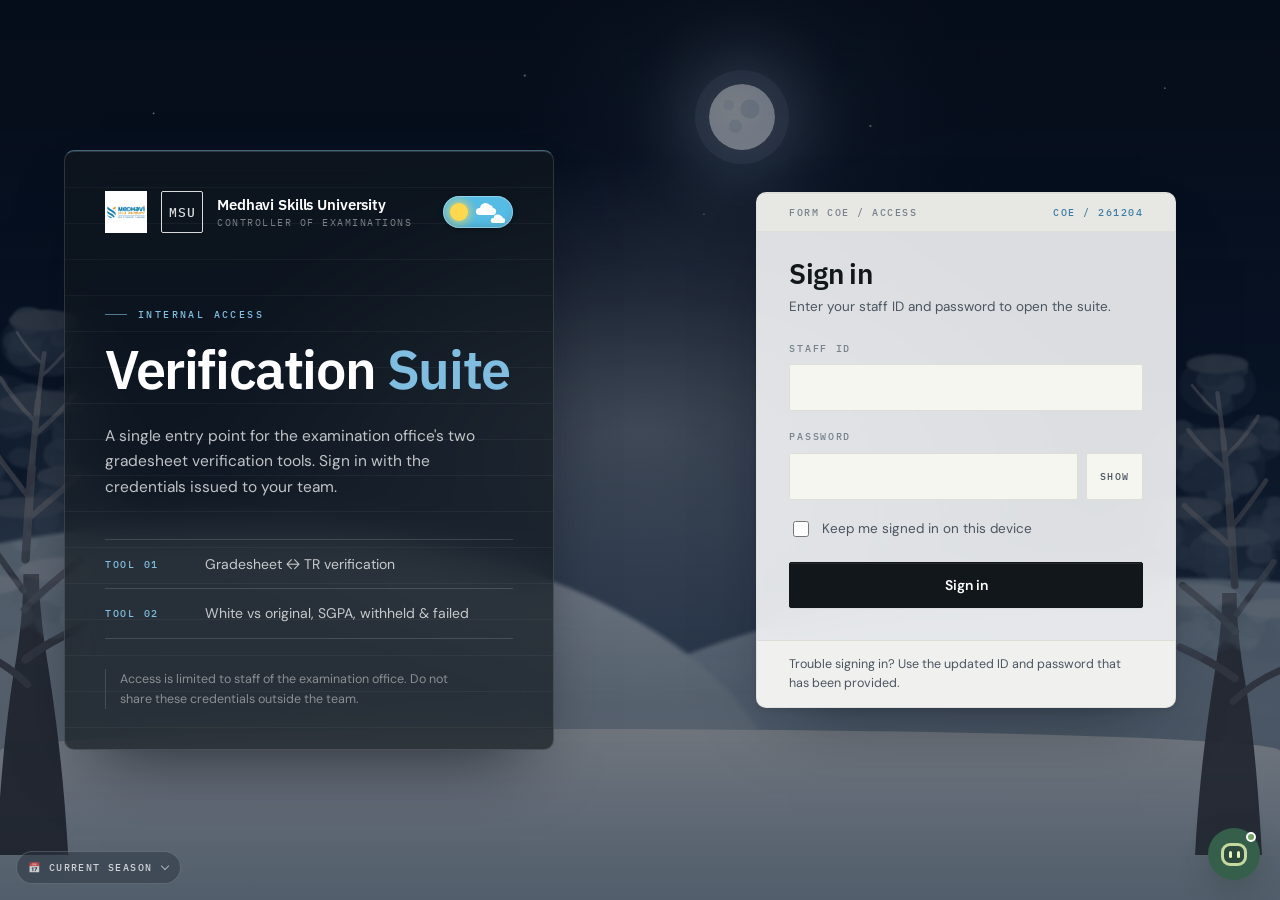
<file: index.html>
<!DOCTYPE html>
<html lang="en">
<head>
<meta charset="utf-8">
<meta name="viewport" content="width=device-width, initial-scale=1">
<title>Verification Suite — Controller of Examinations</title>
<meta name="description" content="Entry point for the examination verification tools used by the Controller of Examinations office.">
<meta name="robots" content="noindex, nofollow">
<meta name="color-scheme" content="light dark">

<!-- Theme is applied before first paint so the page never flashes the wrong mode. -->
<script>
(function () {
  try {
    var stored = localStorage.getItem("vsuite.theme");
    /* Light is the default. The system preference is no longer used, so a
       first visit always opens in light mode; dark is only applied when the
       user has chosen it before with the toggle. */
    var theme = (stored === "dark" || stored === "light") ? stored : "light";
    document.documentElement.setAttribute("data-theme", theme);
  } catch (e) {
    document.documentElement.setAttribute("data-theme", "light");
  }
})();
</script>

<link rel="preconnect" href="https://fonts.googleapis.com">
<link rel="preconnect" href="https://fonts.gstatic.com" crossorigin>
<link href="https://fonts.googleapis.com/css2?family=DM+Sans:wght@400;500;600;700&family=IBM+Plex+Mono:wght@400;500;600&family=IBM+Plex+Sans:wght@400;500;600;700&display=swap" rel="stylesheet">
<link rel="stylesheet" href="style.css">
<!-- seasonal background layer (add-on, loads after style.css so it can tint the accent) -->
<link rel="stylesheet" href="season.css">
</head>
<script src="mirage-companion-widget.js" defer></script>
<body class="is-booting">

<!-- ============================================================
     BOOT GATE — shown while the session check runs.
     Neither the login screen nor the portal is rendered until
     script.js decides which one to show.
     ============================================================ -->
<div class="boot" id="boot" role="status" aria-live="polite">
  <span class="boot__mark" aria-hidden="true"></span>
  <p class="boot__text">Checking session</p>
</div>


<!-- ============================================================
     SIGN-IN
     ============================================================ -->
<main class="auth" id="login" hidden>

  <section class="auth__brand">
    <div class="auth__brandInner">

      <div class="auth__top">
        <div class="brandmark">
          <img src="assets/logo.png" alt="" class="brandmark__img" data-logo>
          <span class="brandmark__fallback" data-logo-fallback hidden aria-hidden="true">MSU</span>
          <span class="brandmark__text">
            <strong data-org-name>Medhavi Skills University</strong>
            <span data-org-unit>Controller of Examinations</span>
          </span>
        </div>

        <button type="button" class="theme-toggle theme-toggle--onSlab" data-theme-toggle
                role="switch" aria-checked="false" aria-label="Dark theme" title="Switch to dark theme">
          <span class="sky" aria-hidden="true">
            <span class="sky__stars"><i></i><i></i><i></i><i></i><i></i></span>
            <span class="sky__sun"></span>
            <span class="sky__moon"></span>
            <span class="sky__cloud sky__cloud--1"></span>
            <span class="sky__cloud sky__cloud--2"></span>
          </span>
        </button>
      </div>

      <p class="auth__label">Internal access</p>

      <h1 class="auth__title">Verification <em>Suite</em></h1>

      <p class="auth__lede">
        A single entry point for the examination office's two gradesheet
        verification tools. Sign in with the credentials issued to your team.
      </p>

      <dl class="auth__facts">
        <div>
          <dt>Tool 01</dt>
          <dd>Gradesheet ↔ TR verification</dd>
        </div>
        <div>
          <dt>Tool 02</dt>
          <dd>White vs original, SGPA, withheld &amp; failed</dd>
        </div>
      </dl>

      <p class="auth__note">
        Access is limited to staff of the examination office. Do not share
        these credentials outside the team.
      </p>
    </div>
  </section>

  <section class="auth__panel">
    <div class="slip" id="slip">
      <header class="slip__head">
        <span class="slip__form">Form COE&nbsp;/ Access</span>
        <span class="slip__serial" data-serial>—</span>
      </header>

      <h2 class="slip__title">Sign in</h2>
      <p class="slip__sub">Enter your staff ID and password to open the suite.</p>

      <form class="form" id="loginForm" novalidate>
        <div class="field">
          <label for="userId">Staff ID</label>
          <input type="text" id="userId" name="userId"
                 autocomplete="username" autocapitalize="none"
                 spellcheck="false" required
                 aria-describedby="formError">
        </div>

        <div class="field">
          <label for="password">Password</label>
          <div class="field__row">
            <input type="password" id="password" name="password"
                   autocomplete="current-password" required
                   aria-describedby="formError">
            <button type="button" class="reveal-btn" id="togglePassword"
                    aria-pressed="false" aria-label="Show password">Show</button>
          </div>
        </div>

        <label class="check">
          <input type="checkbox" id="keepSignedIn">
          <span>Keep me signed in on this device</span>
        </label>

        <p class="form__error" id="formError" role="alert" hidden></p>

        <button type="submit" class="btn btn--primary btn--block" id="submitBtn">
          <span class="btn__label">Sign in</span>
        </button>
      </form>

      <p class="slip__foot">
        Trouble signing in? Use the updated ID and password that has been provided.
      </p>

      <!-- authentication confirmation state (id, class and .is-on hook unchanged) -->
      <div class="stamp" id="stamp" aria-hidden="true">
        <div class="stamp__ink">
          <span class="stamp__sigil" aria-hidden="true">
            <svg viewBox="0 0 46 46" fill="none" xmlns="http://www.w3.org/2000/svg">
              <circle cx="23" cy="23" r="21" stroke="currentColor" stroke-width="1" opacity=".18"/>
              <circle class="stamp__ring" cx="23" cy="23" r="21" stroke="currentColor" stroke-width="1.25"
                      stroke-linecap="round" transform="rotate(-90 23 23)"/>
              <path class="stamp__tick" d="M15 23.4 L20.6 29 L31 18.6" stroke="currentColor"
                    stroke-width="1.6" stroke-linecap="square" stroke-linejoin="miter"/>
            </svg>
          </span>
          <span class="stamp__word">Authenticated</span>
          <span class="stamp__line">Verification complete</span>
          <span class="stamp__meta" data-stamp-time></span>
        </div>
      </div>
    </div>
  </section>
</main>


<!-- ============================================================
     PORTAL (protected)
     ============================================================ -->
<div class="app" id="app" hidden>

  <header class="site-header" id="siteHeader">
    <div class="wrap site-header__inner">
      <a class="brandmark brandmark--sm" href="#overview">
        <img src="assets/logo.png" alt="" class="brandmark__img" data-logo>
        <span class="brandmark__fallback" data-logo-fallback hidden aria-hidden="true">MSU</span>
        <span class="brandmark__text">
          <strong>Verification Suite</strong>
          <span data-org-unit>Controller of Examinations</span>
        </span>
      </a>

      <nav class="nav" id="primaryNav" aria-label="Sections">
        <a href="#overview" class="nav__link" data-nav>Overview</a>
        <a href="#tools" class="nav__link" data-nav>Tools</a>
        <a href="#workflow" class="nav__link" data-nav>How it works</a>
        <a href="#about" class="nav__link" data-nav>About</a>
      </nav>

      <button type="button" class="theme-toggle" data-theme-toggle
              role="switch" aria-checked="false" aria-label="Dark theme" title="Switch to dark theme">
        <span class="sky" aria-hidden="true">
          <span class="sky__stars"><i></i><i></i><i></i><i></i><i></i></span>
          <span class="sky__sun"></span>
          <span class="sky__moon"></span>
          <span class="sky__cloud sky__cloud--1"></span>
          <span class="sky__cloud sky__cloud--2"></span>
        </span>
      </button>

      <div class="site-header__user">
        <span class="userchip" title="Signed in">
          <span class="userchip__dot" aria-hidden="true"></span>
          <span data-current-user>—</span>
        </span>
        <button type="button" class="btn btn--ghost btn--sm" id="logoutBtn">Sign out</button>
      </div>

      <button type="button" class="menu-btn" id="menuBtn"
              aria-expanded="false" aria-controls="mobileNav" aria-label="Open menu">
        <span aria-hidden="true"></span>
      </button>
    </div>

    <div class="mobile-nav" id="mobileNav" hidden>
      <a href="#overview" class="mobile-nav__link" data-nav>Overview</a>
      <a href="#tools" class="mobile-nav__link" data-nav>Tools</a>
      <a href="#workflow" class="mobile-nav__link" data-nav>How it works</a>
      <a href="#about" class="mobile-nav__link" data-nav>About</a>
      <div class="mobile-nav__foot">
        <span class="userchip"><span class="userchip__dot" aria-hidden="true"></span><span data-current-user>—</span></span>
        <button type="button" class="btn btn--ghost btn--sm" data-logout>Sign out</button>
      </div>
    </div>
  </header>

  <main>

    <!-- HERO -->
    <section class="hero" id="overview">
      <div class="wrap hero__grid">
        <div class="hero__copy reveal">
          <p class="eyebrow"><span>01</span> Overview</p>
          <h1 class="hero__title">
            <span class="hero__titleLine">Two verification tools for</span>
            <em>examination records.</em>
          </h1>
          <p class="hero__lede">
            The suite brings together the checks the examination office runs on
            gradesheets: comparing issued PDFs against the tabulated result,
            comparing white-background copies against sealed originals, and
            re-deriving the numbers printed on each sheet. Each tool runs on its
            own and produces an Excel report you can download.
          </p>
          <div class="hero__actions">
            <a href="#tools" class="btn btn--primary">Go to the tools <span aria-hidden="true">→</span></a>
            <a href="#workflow" class="btn btn--quiet">How it works</a>
          </div>

          <dl class="hero__meta">
            <div>
              <dt>Tools</dt>
              <dd>02</dd>
            </div>
            <div>
              <dt>Output</dt>
              <dd>Excel report</dd>
            </div>
            <div>
              <dt>Runs</dt>
              <dd>In your browser</dd>
            </div>
          </dl>
        </div>

        <!-- signature: a specimen comparison record -->
        <aside class="specimen reveal" aria-label="Illustration of a field-by-field comparison">
          <div class="specimen__head">
            <span>Specimen — field comparison</span>
            <span class="specimen__key" aria-hidden="true">TR · PDF</span>
          </div>

          <div class="specimen__cols" aria-hidden="true">
            <span>Field</span>
            <span>Tabulated result</span>
            <span>Gradesheet</span>
            <span></span>
          </div>

          <ul class="specimen__rows">
            <li class="ok"><span class="specimen__field">Registration No.</span><span class="specimen__val">23BSC0148</span><span class="specimen__val specimen__val--b">23BSC0148</span><span class="specimen__mark" aria-hidden="true">✓</span></li>
            <li class="ok"><span class="specimen__field">Credit structure</span><span class="specimen__val">3-0-0</span><span class="specimen__val specimen__val--b">3-0-0</span><span class="specimen__mark" aria-hidden="true">✓</span></li>
            <li class="bad"><span class="specimen__field">SGPA</span><span class="specimen__val">7.6</span><span class="specimen__val specimen__val--b">7.60</span><span class="specimen__mark" aria-hidden="true">✕</span></li>
            <li class="ok"><span class="specimen__field">Total credit points</span><span class="specimen__val">218</span><span class="specimen__val specimen__val--b">218</span><span class="specimen__mark" aria-hidden="true">✓</span></li>
            <li class="bad"><span class="specimen__field">Mother's name</span><span class="specimen__val">Sunita Devi</span><span class="specimen__val specimen__val--b">blank</span><span class="specimen__mark" aria-hidden="true">✕</span></li>
            <li class="ok"><span class="specimen__field">Course code</span><span class="specimen__val">MTL100 [T]</span><span class="specimen__val specimen__val--b">MTL100 [T]</span><span class="specimen__mark" aria-hidden="true">✓</span></li>
          </ul>

          <div class="specimen__tally" aria-hidden="true">
            <span class="specimen__tallyOk">04 matched</span>
            <span class="specimen__tallyBad">02 flagged</span>
          </div>

          <p class="specimen__foot">
            Every difference is written to the report with the field, both values
            and the kind of difference found.
          </p>
        </aside>
      </div>
    </section>

    <!-- TOOLS -->
    <section class="section section--tools" id="tools">
      <div class="wrap">
        <header class="section__head reveal">
          <p class="eyebrow"><span>02</span> Tools</p>
          <h2 class="section__title">Choose a <em>verification tool</em></h2>
          <p class="section__lede">
            The two tools are separate applications. Opening one does not affect
            the other, and you can come back here to switch at any time.
          </p>
        </header>

        <div class="tools">

          <!-- TOOL 01 -->
          <article class="tool tool--primary reveal">
            <div class="tool__index" aria-hidden="true">01</div>
            <div class="tool__body">
              <p class="tool__kicker">Gradesheet ↔ tabulated result</p>
              <h3 class="tool__name">Marksheet vs TR Verification</h3>
              <p class="tool__desc">
                Loads the TR spreadsheet and a batch of gradesheet PDFs, pairs
                them on registration number, and reports every field that does
                not agree — identity block, subject table, credit structure,
                marks and totals — in one Excel workbook.
              </p>

              <ul class="tool__badges" aria-hidden="true">
                <li>TR → PDF</li>
                <li>Match</li>
                <li>Course codes</li>
                <li>Marks</li>
                <li>Credits</li>
                <li>Excel report</li>
              </ul>

              <ul class="tool__list">
                <li>Reads the TR from a chosen worksheet; TR layout is auto-detected, with a manual override for the three known formats.</li>
                <li>Handles the transcript identity formats in use, including sheets without an ABC ID row, which are reported as N/A rather than blank.</li>
                <li>Checks subject rows by course code, falling back to course name, and flags duplicate or mispaired courses.</li>
                <li>Re-derives maximum marks, total credits, total credit points and the credit structure, then compares them with what the sheet prints.</li>
                <li>Runs several hundred PDFs in one pass, keeps going in a background tab, and lists any file with no readable text layer.</li>
              </ul>

              <a class="btn btn--primary tool__cta" data-tool="allInOne" href="#" rel="noopener">
                Open Marksheet vs TR Verification <span aria-hidden="true">→</span>
              </a>
            </div>
          </article>

          <!-- TOOL 02 -->
          <article class="tool tool--secondary reveal">
            <div class="tool__index" aria-hidden="true">02</div>
            <div class="tool__body">
              <p class="tool__kicker">Four checks in one toolkit</p>
              <h3 class="tool__name">White vs Original Verification</h3>
              <p class="tool__desc">
                A toolkit built around the white-background versus sealed-original
                comparison, with three related checks that use the same PDFs and
                TR. Each check produces its own numbered Excel report.
              </p>

              <ul class="tool__badges" aria-hidden="true">
                <li>White ↔ original</li>
                <li>SGPA</li>
                <li>Percentage</li>
                <li>Withheld</li>
                <li>Failed</li>
              </ul>

              <ul class="tool__modules">
                <li>
                  <span class="tool__moduleName">White vs original</span>
                  <span class="tool__moduleText">Pairs the two sets on registration number, then compares every identity field, course row, total, summary value and the publication date.</span>
                </li>
                <li>
                  <span class="tool__moduleName">SGPA &amp; percentage</span>
                  <span class="tool__moduleText">Recomputes percentage and SGPA from each sheet's own rows, along with row credit points, column totals and maximum marks.</span>
                </li>
                <li>
                  <span class="tool__moduleName">Withheld students</span>
                  <span class="tool__moduleText">Reads the TR and lists students whose grace cell carries a W, exporting every grace cell with its Excel row number.</span>
                </li>
                <li>
                  <span class="tool__moduleName">Failed candidates</span>
                  <span class="tool__moduleText">Pulls failed candidates from the PDFs, the TR, or both, and cross-checks the two lists to show who was found by only one source.</span>
                </li>
              </ul>

              <a class="btn btn--primary tool__cta" data-tool="whiteVsOriginal" href="#" rel="noopener">
                Open White vs Original <span aria-hidden="true">→</span>
              </a>
            </div>
          </article>

        </div>
      </div>
    </section>

    <!-- WORKFLOW -->
    <section class="section section--workflow" id="workflow">
      <div class="wrap">
        <header class="section__head reveal">
          <p class="eyebrow"><span>03</span> How it works</p>
          <h2 class="section__title">From sign-in to <em>report</em></h2>
        </header>

        <ol class="steps">
          <li class="step reveal">
            <span class="step__num">01</span>
            <h3 class="step__title">Sign in</h3>
            <p>Use the ID issued to the examination office team. Your session stays open in this browser until you sign out or it expires.</p>
          </li>
          <li class="step reveal">
            <span class="step__num">02</span>
            <h3 class="step__title">Pick the tool</h3>
            <p>Marksheet vs TR for gradesheets against the tabulated result; White vs Original for copy-to-copy comparison and the SGPA, withheld and failed checks.</p>
          </li>
          <li class="step reveal">
            <span class="step__num">03</span>
            <h3 class="step__title">Load the files and run</h3>
            <p>Add the TR workbook and the PDFs inside the tool, choose the format options if auto-detection needs a correction, then run the check.</p>
          </li>
          <li class="step reveal">
            <span class="step__num">04</span>
            <h3 class="step__title">Download and come back</h3>
            <p>Save the Excel report, then return to this page whenever you need the other tool. The two applications keep their own state.</p>
          </li>
        </ol>
      </div>
    </section>

    <!-- ABOUT / NOTICE -->
    <section class="section section--about" id="about">
      <div class="wrap about">
        <div class="about__col reveal">
          <p class="eyebrow"><span>04</span> About</p>
          <h2 class="section__title">One door, <em>two independent tools</em></h2>
          <p>
            This portal holds no verification logic of its own. It signs you in,
            explains what each tool does, and links to the two applications,
            which are maintained as separate projects and can be updated
            independently of this page.
          </p>
          <p>
            Both tools are built to run in the browser: files are read by the
            page you open them in, and the reports are generated on your machine.
            This portal itself never receives a file. If you need this behaviour
            confirmed for a compliance record, verify it against the source of
            each application rather than relying on this summary.
          </p>
        </div>

        <aside class="notice reveal">
          <h3 class="notice__title">Handling of documents</h3>
          <ul class="notice__list">
            <li>Sign-in here controls access to the portal page only. It does not encrypt or protect the documents you work with.</li>
            <li>Downloaded reports are ordinary Excel files. Store them where your office normally keeps examination records.</li>
            <li>Sign out when you are finished on a shared computer, and avoid leaving reports in a shared downloads folder.</li>
            <li>Report anything that looks wrong in a result to the examination office before acting on it.</li>
          </ul>
        </aside>
      </div>
    </section>

  </main>

  <footer class="site-footer">
    <div class="wrap site-footer__inner">
      <div class="brandmark brandmark--sm">
        <img src="assets/logo.png" alt="" class="brandmark__img" data-logo>
        <span class="brandmark__fallback" data-logo-fallback hidden aria-hidden="true">MSU</span>
        <span class="brandmark__text">
          <strong data-org-name>Medhavi Skills University</strong>
          <span data-org-unit>Controller of Examinations</span>
        </span>
      </div>
      <p class="site-footer__meta">
        Internal verification suite · <span data-year>2026</span><br>
        For use by authorised examination office staff.
      </p>
    </div>
  </footer>
</div>

<!-- ============================================================
     SIGN-IN LOADING SCREEN
     Shown only between a successful sign-in and the portal.
     Purely presentational: it holds no authentication logic.
     ============================================================ -->
<div class="signin-load" id="signinLoad" hidden role="status" aria-live="polite">
  <div class="signin-load__stage">

    <div class="signin-load__brand">
      <img src="assets/logo.png" alt="" class="signin-load__logo" data-logo>
      <span class="brandmark__fallback" data-logo-fallback hidden aria-hidden="true">MSU</span>
      <span class="signin-load__brandText">
        <strong>Verification Suite</strong>
        <span data-org-unit>Controller of Examinations</span>
      </span>
    </div>

    <div class="signin-load__scene" id="signinScene" aria-hidden="true">

      <!-- scenery: each layer with data-speed scrolls right-to-left at that
           fraction of the road speed (parallax). The sun has no data-speed,
           so it stays fixed in the sky. -->
      <div class="signin-load__sky"></div>
      <div class="signin-load__sun"></div>
      <div class="signin-load__layer signin-load__layer--clouds"    data-speed="0.05"></div>
      <div class="signin-load__layer signin-load__layer--mountains" data-speed="0.12"></div>
      <div class="signin-load__layer signin-load__layer--hills"     data-speed="0.28"></div>
      <div class="signin-load__layer signin-load__layer--treesFar"  data-speed="0.5"></div>
      <div class="signin-load__layer signin-load__layer--treesNear" data-speed="0.8"></div>
      <div class="signin-load__roadway">
        <div class="signin-load__layer signin-load__layer--lanes" data-speed="1"></div>
      </div>
      <div class="signin-load__layer signin-load__layer--verge" data-speed="1.25"></div>

      <!-- the confirmation that appears in the space the truck leaves behind -->
      <div class="signin-load__seal" id="signinSeal" aria-hidden="true">
        <span class="signin-load__sealSigil">
          <svg viewBox="0 0 46 46" fill="none" xmlns="http://www.w3.org/2000/svg">
            <circle cx="23" cy="23" r="21" stroke="currentColor" stroke-width="1" opacity=".18"/>
            <circle class="signin-load__ring" cx="23" cy="23" r="21" stroke="currentColor" stroke-width="1.25"
                    stroke-linecap="round" transform="rotate(-90 23 23)"/>
            <path class="signin-load__tick" d="M15 23.4 L20.6 29 L31 18.6" stroke="currentColor"
                  stroke-width="1.6" stroke-linecap="square" stroke-linejoin="miter"/>
          </svg>
        </span>
        <span class="signin-load__sealWord">Authenticated</span>
      </div>

      <div class="signin-load__track" id="signinTrack">
        <div class="signin-load__truck" id="signinTruck">
          <span class="signin-load__exhaust" aria-hidden="true"></span>

          <svg viewBox="0 0 120 64" width="120" height="64" fill="none" xmlns="http://www.w3.org/2000/svg">
            <ellipse cx="60" cy="54" rx="52" ry="4" fill="#000" opacity=".18"/>
            <rect x="10" y="38" width="92" height="6" rx="2" fill="#0B1A2B"/>
            <rect x="10" y="10" width="56" height="30" rx="3" fill="#F2A354"/>
            <rect x="10" y="10" width="56" height="30" rx="3" stroke="#B9611C"/>
            <line x1="24" y1="10" x2="24" y2="40" stroke="#B9611C" opacity=".55"/>
            <line x1="38" y1="10" x2="38" y2="40" stroke="#B9611C" opacity=".55"/>
            <line x1="52" y1="10" x2="52" y2="40" stroke="#B9611C" opacity=".55"/>
            <rect x="10" y="10" width="56" height="4" rx="2" fill="#F7B37A"/>
            <path d="M66 40V19c0-1.7 1.3-3 3-3h19c1.5 0 2.9.8 3.6 2.1l8.8 15.3c.4.7.6 1.5.6 2.3V40H66Z" fill="#EAF0F6" stroke="#B9C6D3"/>
            <path d="M71 20h16.5c.6 0 1.2.3 1.5.9l4.8 8.6c.5.9-.2 2-1.2 2H71V20Z" fill="#6FA0C7" stroke="#4E7EA3" stroke-width=".75"/>
            <line x1="80" y1="20" x2="80" y2="40" stroke="#B9C6D3"/>
            <rect x="83" y="34" width="4" height="1.6" rx=".8" fill="#9FB2C6"/>
            <rect x="98.5" y="33" width="3.5" height="4" rx="1" fill="#FBD98C"/>
            <rect x="9" y="40" width="94" height="3" rx="1.4" fill="#0B1A2B" opacity=".35"/>
            <path d="M22 44a10 10 0 0 1 20 0Z" fill="#0B1A2B"/>
            <path d="M74 44a10 10 0 0 1 20 0Z" fill="#0B1A2B"/>

            <!-- REAR WHEEL — tire fixed at 32,46 r=9; only the hub group rotates -->
            <g id="signinWheelBack" class="signin-load__wheel">
              <circle cx="32" cy="46" r="9" fill="#16324D"/>
              <circle cx="32" cy="46" r="9" stroke="#0B1A2B" stroke-width="1.5"/>
              <g id="signinWheelBackSpin" class="signin-load__wheelSpin">
                <line x1="32" y1="39.5" x2="32" y2="43" stroke="#DCE4EC" stroke-width="1.5" stroke-linecap="round"/>
                <line x1="38.5" y1="46" x2="35" y2="46" stroke="#DCE4EC" stroke-width="1.5" stroke-linecap="round"/>
                <line x1="32" y1="52.5" x2="32" y2="49" stroke="#DCE4EC" stroke-width="1.5" stroke-linecap="round"/>
                <line x1="25.5" y1="46" x2="29" y2="46" stroke="#DCE4EC" stroke-width="1.5" stroke-linecap="round"/>
                <circle cx="32" cy="46" r="3.2" fill="#DCE4EC"/>
                <circle cx="32" cy="46" r="1.2" fill="#16324D"/>
              </g>
            </g>

            <!-- FRONT WHEEL — tire fixed at 84,46 r=9; only the hub group rotates -->
            <g id="signinWheelFront" class="signin-load__wheel">
              <circle cx="84" cy="46" r="9" fill="#16324D"/>
              <circle cx="84" cy="46" r="9" stroke="#0B1A2B" stroke-width="1.5"/>
              <g id="signinWheelFrontSpin" class="signin-load__wheelSpin">
                <line x1="84" y1="39.5" x2="84" y2="43" stroke="#DCE4EC" stroke-width="1.5" stroke-linecap="round"/>
                <line x1="90.5" y1="46" x2="87" y2="46" stroke="#DCE4EC" stroke-width="1.5" stroke-linecap="round"/>
                <line x1="84" y1="52.5" x2="84" y2="49" stroke="#DCE4EC" stroke-width="1.5" stroke-linecap="round"/>
                <line x1="77.5" y1="46" x2="81" y2="46" stroke="#DCE4EC" stroke-width="1.5" stroke-linecap="round"/>
                <circle cx="84" cy="46" r="3.2" fill="#DCE4EC"/>
                <circle cx="84" cy="46" r="1.2" fill="#16324D"/>
              </g>
            </g>
          </svg>
        </div>
      </div>
    </div>

    <!-- progress bar (same ids as before) -->
    <div class="signin-load__road">
      <span class="signin-load__roadFill" id="signinRoadFill"></span>
    </div>

    <p class="signin-load__text" id="signinText">Opening the verification suite</p>
    <p class="signin-load__sub" id="signinSub">Preparing your session</p>
    <p class="signin-load__pct" id="signinPct">0%</p>

  </div>
</div>

<script src="script.js"></script>
<!-- seasonal background layer (add-on, never touches authentication) -->
<script src="season.js"></script>
</body>
</html>
</file>
<file: style.css>
/* ============================================================
   VERIFICATION SUITE — stylesheet
   Controller of Examinations · internal records system

   1.  Theme tokens (light + dark)
   2.  Base + utilities
   3.  Brandmark
   4.  Theme toggle
   5.  Buttons + form controls
   6.  Boot gate
   7.  Sign-in screen (slip + authentication confirmation)
   8.  Portal header + navigation
   9.  Hero + specimen record
   10. Sections + tool modules
   11. Workflow steps
   12. About + notice
   13. Footer
   14. Motion, reveals + responsive
   ============================================================ */

/* ---------- 1. Theme tokens ---------- */
:root{
  color-scheme: light;

  /* surfaces */
  --paper:      #F1F1EC;   /* page */
  --surface:    #FFFFFF;   /* card */
  --surface-2:  #F6F6F1;   /* quiet fill / banded rows */
  --surface-3:  #EDEDE6;   /* form bands */

  /* text */
  --ink:        #12171C;
  --ink-soft:   #4B5560;
  --ink-faint:  #78838E;

  /* lines */
  --rule:        #DEDED7;
  --rule-soft:   #E9E9E2;
  --rule-strong: #C3C3B8;

  /* accents */
  --seal:       #0E7C87;   /* institutional accent: turquoise */
  --seal-deep:  #0A5B64;
  --seal-tint:  rgba(14,124,135,.09);
  --verify:     #2E6B4F;   /* matched */
  --flag:       #AE3E2D;   /* mismatched */
  --flag-tint:  rgba(174,62,45,.07);
  --flag-ink:   #7D2C1F;

  /* dark slab: sign-in panel, primary tool module */
  --slab:         #12171C;
  --slab-2:       rgba(255,255,255,.035);
  --on-slab:      #FFFFFF;
  --on-slab-soft: rgba(255,255,255,.74);
  --on-slab-faint:rgba(255,255,255,.46);
  --slab-rule:    rgba(255,255,255,.14);
  --slab-accent:  #5CC9D4;   /* teal, tuned for the dark slab */

  /* primary button */
  --primary-bg:       var(--slab);
  --primary-bg-hover: #000000;
  --primary-fg:       #FFFFFF;

  /* chrome */
  --header-bg: rgba(241,241,236,.88);
  --overlay:   rgba(255,255,255,.94);
  --grid-line: rgba(18,23,28,.04);

  --shadow-sm:   0 1px 1px rgba(18,23,28,.04);
  --shadow:      0 1px 2px rgba(18,23,28,.05), 0 12px 28px -22px rgba(18,23,28,.30);
  --shadow-lift: 0 1px 3px rgba(18,23,28,.06), 0 22px 44px -28px rgba(18,23,28,.34);

  /* type */
  --font-display: "IBM Plex Sans", system-ui, -apple-system, "Segoe UI", Arial, sans-serif;
  --font-body:    "DM Sans", system-ui, -apple-system, "Segoe UI", Arial, sans-serif;
  --font-mono:    "IBM Plex Mono", ui-monospace, "SFMono-Regular", Menlo, Consolas, monospace;

  /* metrics */
  --wrap: 1200px;
  --gutter: clamp(20px, 5vw, 56px);
  --radius: 2px;
  --radius-lg: 3px;
  --rail: 74px;
  --ease: cubic-bezier(.22,.61,.36,1);
  --ease-draw: cubic-bezier(.4,0,.2,1);
}

[data-theme="dark"]{
  color-scheme: dark;

  --paper:      #0A0E12;
  --surface:    #11161C;
  --surface-2:  #161D25;
  --surface-3:  #1A222B;

  --ink:        #F2F4F6;
  --ink-soft:   #9AA5B0;
  --ink-faint:  #76818C;

  --rule:        rgba(255,255,255,.10);
  --rule-soft:   rgba(255,255,255,.055);
  --rule-strong: rgba(255,255,255,.20);

  --seal:       #45C6D2;
  --seal-deep:  #7BDCE5;
  --seal-tint:  rgba(69,198,210,.14);
  --verify:     #5FBF92;
  --flag:       #E0796A;
  --flag-tint:  rgba(224,121,106,.10);
  --flag-ink:   #F0A99D;

  --slab:         #1A222C;
  --slab-2:       rgba(255,255,255,.04);
  --on-slab:      #F2F4F6;
  --on-slab-soft: rgba(242,244,246,.72);
  --on-slab-faint:rgba(242,244,246,.46);
  --slab-rule:    rgba(255,255,255,.12);
  --slab-accent:  #5FD3DE;

  --primary-bg:       #F2F4F6;
  --primary-bg-hover: #FFFFFF;
  --primary-fg:       #0A0E12;

  --header-bg: rgba(10,14,18,.86);
  --overlay:   rgba(10,14,18,.94);
  --grid-line: rgba(255,255,255,.035);

  --shadow-sm:   0 1px 2px rgba(0,0,0,.44);
  --shadow:      0 1px 2px rgba(0,0,0,.44), 0 16px 36px -26px rgba(0,0,0,.85);
  --shadow-lift: 0 2px 6px rgba(0,0,0,.48), 0 26px 54px -30px rgba(0,0,0,.9);
}

/* short cross-fade only while the theme is being switched */
html.theme-switching,
html.theme-switching *,
html.theme-switching *::before,
html.theme-switching *::after{
  transition: background-color .26s var(--ease),
              border-color .26s var(--ease),
              color .26s var(--ease),
              fill .26s var(--ease),
              stroke .26s var(--ease),
              box-shadow .26s var(--ease) !important;
}

/* ---------- 2. Base ---------- */
*,*::before,*::after{ box-sizing:border-box; }

html{ -webkit-text-size-adjust:100%; scroll-behavior:smooth; }

/* keep sticky-header height clear of anchored sections */
section[id]{ scroll-margin-top:88px; }

body{
  margin:0;
  background:var(--paper);
  color:var(--ink);
  font-family:var(--font-body);
  font-size:16px;
  line-height:1.6;
  overflow-x:hidden;
  -webkit-font-smoothing:antialiased;
  text-rendering:optimizeLegibility;
}

body.is-booting{ overflow:hidden; }

img{ max-width:100%; height:auto; }

h1,h2,h3{
  font-family:var(--font-display);
  font-weight:600;
  line-height:1.14;
  letter-spacing:-.017em;
  margin:0;
}
p{ margin:0; }
ul,ol{ margin:0; padding:0; list-style:none; }

a{ color:inherit; }

:focus-visible{
  outline:2px solid var(--seal);
  outline-offset:3px;
  border-radius:1px;
}

.wrap{
  width:100%;
  max-width:var(--wrap);
  margin-inline:auto;
  padding-inline:var(--gutter);
}

/* ruled section label: 01 — Overview ————— */
.eyebrow{
  display:flex;
  align-items:center;
  gap:10px;
  margin-bottom:20px;
  font-family:var(--font-mono);
  font-size:10.5px;
  font-weight:500;
  letter-spacing:.2em;
  text-transform:uppercase;
  color:var(--ink-faint);
}
.eyebrow span{
  display:inline-flex;
  align-items:center;
  gap:10px;
  color:var(--seal);
}
.eyebrow span::after{
  content:"";
  display:block;
  width:16px;
  height:1px;
  background:var(--rule-strong);
}
.eyebrow::after{
  content:"";
  flex:1;
  height:1px;
  background:var(--rule);
}

/* ---------- 3. Brandmark ---------- */
.brandmark{
  display:flex;
  align-items:center;
  gap:14px;
  text-decoration:none;
}
.brandmark__img{
  width:auto;
  height:42px;
  max-width:150px;
  object-fit:contain;
  display:block;
}
.brandmark__fallback{
  display:grid;
  place-items:center;
  width:42px; height:42px;
  border:1px solid currentColor;
  border-radius:var(--radius);
  font-family:var(--font-mono);
  font-size:12.5px;
  font-weight:500;
  letter-spacing:.08em;
  opacity:.85;
}
.brandmark__text{ display:flex; flex-direction:column; gap:3px; line-height:1.2; }
.brandmark__text strong{
  font-family:var(--font-display);
  font-size:15px;
  font-weight:600;
  letter-spacing:-.008em;
}
.brandmark__text span{
  font-family:var(--font-mono);
  font-size:9.5px;
  font-weight:400;
  letter-spacing:.16em;
  text-transform:uppercase;
  color:var(--ink-faint);
}
.brandmark--sm .brandmark__img{ height:34px; }
.brandmark--sm .brandmark__fallback{ width:34px; height:34px; font-size:11px; }

/* ---------- 4. Theme toggle (animated sky) ---------- */
/*
   The control is a small sky scene. Day and night are driven entirely by
   [data-theme] on <html>, so the JavaScript that flips the theme did not
   change: it still just sets that attribute.

   The transitions below are marked !important because html.theme-switching
   applies a short blanket transition with !important while the theme flips,
   which would otherwise cancel the sun, moon, cloud and star movement.
*/
.theme-toggle{
  flex:none;
  display:inline-flex;
  align-items:center;
  padding:0;
  border:0;
  background:none;
  cursor:pointer;
  border-radius:99px;
  -webkit-tap-highlight-color:transparent;
}
.theme-toggle:focus-visible{
  outline:2px solid var(--seal);
  outline-offset:3px;
}

.sky{
  position:relative;
  display:block;
  width:70px;
  height:32px;
  border-radius:99px;
  overflow:hidden;
  background:#55bce5;
  box-shadow:
    inset 0 0 0 1px rgba(255,255,255,.28),
    inset 0 -6px 12px -8px rgba(0,0,0,.35),
    0 1px 3px rgba(0,0,0,.18);
  transition:background-color 1.4s var(--ease), box-shadow .3s var(--ease) !important;
}
[data-theme="dark"] .sky{ background:#08275c; }
.theme-toggle:hover .sky{
  box-shadow:
    inset 0 0 0 1px rgba(255,255,255,.45),
    inset 0 -6px 12px -8px rgba(0,0,0,.35),
    0 1px 3px rgba(0,0,0,.18);
}

/* sun: sits left in day, slides out and shrinks away at night */
.sky__sun{
  position:absolute;
  top:7px;
  left:7px;
  width:18px;
  height:18px;
  border-radius:50%;
  background:#ffd84d;
  box-shadow:0 0 9px 2px rgba(255,216,77,.75);
  opacity:1;
  transform:scale(1);
  transition:left 1.4s var(--ease), opacity 1s var(--ease), transform 1.4s var(--ease) !important;
}
[data-theme="dark"] .sky__sun{
  left:-24px;
  opacity:0;
  transform:scale(.6);
}

/* moon: waits off the right edge in day, slides in at night */
.sky__moon{
  position:absolute;
  top:8px;
  right:-24px;
  width:16px;
  height:16px;
  border-radius:50%;
  background:#eef2f6;
  box-shadow:0 0 8px rgba(255,255,255,.55);
  opacity:0;
  transform:scale(.85);
  transition:right 1.4s var(--ease), opacity 1s var(--ease), transform 1.4s var(--ease) !important;
}
[data-theme="dark"] .sky__moon{
  right:9px;
  opacity:1;
  transform:scale(1);
}

/* clouds: drift off to the right as night falls */
.sky__cloud{
  position:absolute;
  width:20px;
  height:7px;
  border-radius:99px;
  background:#fff;
  opacity:1;
  transition:transform 1.4s var(--ease), opacity 1s var(--ease) !important;
}
.sky__cloud::before,
.sky__cloud::after{
  content:"";
  position:absolute;
  background:#fff;
  border-radius:50%;
}
.sky__cloud::before{ width:11px; height:11px; left:4px; top:-5px; }
.sky__cloud::after{  width:8px;  height:8px;  right:3px; top:-3px; }

.sky__cloud--1{ top:12px; left:33px; transform:translateX(0) scale(1); }
.sky__cloud--2{ top:21px; left:45px; transform:translateX(0) scale(.72); }
[data-theme="dark"] .sky__cloud--1{ opacity:0; transform:translateX(28px) scale(1); }
[data-theme="dark"] .sky__cloud--2{ opacity:0; transform:translateX(28px) scale(.72); }

/* stars: fade up once the sky has darkened */
.sky__stars{
  position:absolute;
  inset:0;
  opacity:0;
  transition:opacity 1.4s var(--ease) !important;
}
[data-theme="dark"] .sky__stars{ opacity:1; }
.sky__stars i{
  position:absolute;
  display:block;
  width:2px;
  height:2px;
  border-radius:50%;
  background:#fff;
  box-shadow:0 0 3px rgba(255,255,255,.9);
}
.sky__stars i:nth-child(1){ left:9px;  top:8px;  }
.sky__stars i:nth-child(2){ left:18px; top:20px; width:1.5px; height:1.5px; }
.sky__stars i:nth-child(3){ left:28px; top:6px;  }
.sky__stars i:nth-child(4){ left:36px; top:22px; }
.sky__stars i:nth-child(5){ left:40px; top:6px; width:1.5px; height:1.5px; }

/* the toggle sitting on the dark sign-in slab needs a touch more contrast */
.theme-toggle--onSlab .sky{
  box-shadow:
    inset 0 0 0 1px rgba(255,255,255,.34),
    inset 0 -6px 12px -8px rgba(0,0,0,.35),
    0 1px 4px rgba(0,0,0,.35);
}

@media (prefers-reduced-motion: reduce){
  .sky,
  .sky__sun,
  .sky__moon,
  .sky__cloud,
  .sky__stars{ transition:none !important; }
}

/* ---------- 5. Buttons + controls ---------- */
.btn{
  --btn-bg:transparent;
  --btn-fg:var(--ink);
  --btn-bd:var(--rule-strong);
  position:relative;
  display:inline-flex;
  align-items:center;
  justify-content:center;
  gap:10px;
  min-height:46px;
  padding:0 20px;
  border:1px solid var(--btn-bd);
  border-radius:var(--radius);
  background:var(--btn-bg);
  color:var(--btn-fg);
  font-family:var(--font-body);
  font-size:14px;
  font-weight:600;
  letter-spacing:.004em;
  text-decoration:none;
  cursor:pointer;
  transition:background-color .2s var(--ease), color .2s var(--ease),
             border-color .2s var(--ease), box-shadow .2s var(--ease);
}
.btn span[aria-hidden="true"]{
  display:inline-block;
  transition:transform .24s var(--ease);
}
.btn:hover span[aria-hidden="true"]{ transform:translateX(3px); }

.btn--primary{
  --btn-bg:var(--primary-bg);
  --btn-fg:var(--primary-fg);
  --btn-bd:var(--primary-bg);
  box-shadow:inset 0 1px 0 rgba(255,255,255,.08), var(--shadow-sm);
}
.btn--primary:hover{
  --btn-bg:var(--primary-bg-hover);
  --btn-bd:var(--primary-bg-hover);
}

.btn--quiet{ --btn-bg:transparent; --btn-fg:var(--ink); --btn-bd:var(--rule-strong); }
.btn--quiet:hover{ --btn-bd:var(--seal); --btn-fg:var(--seal); --btn-bg:var(--seal-tint); }

.btn--ghost{
  --btn-bd:var(--rule);
  --btn-bg:var(--surface);
}
.btn--ghost:hover{ --btn-bd:var(--rule-strong); }

.btn--sm{ min-height:34px; padding:0 13px; font-size:12.5px; }
.btn--block{ width:100%; }
.btn[disabled],
.btn[aria-disabled="true"]{ opacity:.48; pointer-events:none; }

.btn.is-busy{ cursor:progress; }
.btn.is-busy .btn__label{ opacity:.72; }
.btn.is-busy::after{
  content:"";
  position:absolute;
  right:18px;
  width:13px; height:13px;
  border:1.5px solid currentColor;
  border-top-color:transparent;
  border-radius:50%;
  opacity:.75;
  animation:spin 700ms linear infinite;
}

.field{ margin-bottom:18px; }
.field label{
  display:block;
  font-family:var(--font-mono);
  font-size:9.5px;
  font-weight:500;
  letter-spacing:.18em;
  text-transform:uppercase;
  color:var(--ink-faint);
  margin-bottom:8px;
}
.field input[type="text"],
.field input[type="password"]{
  width:100%;
  padding:12px 13px;
  border:1px solid var(--rule);
  border-radius:var(--radius);
  background:var(--surface-2);
  font-family:var(--font-body);
  font-size:16px;
  font-weight:500;
  letter-spacing:.006em;
  color:var(--ink);
  caret-color:var(--seal);
  transition:border-color .2s var(--ease), box-shadow .2s var(--ease),
             background-color .2s var(--ease);
}
.field input::placeholder{ color:var(--ink-faint); }
.field input:hover{ border-color:var(--rule-strong); }
.field input:focus{
  outline:none;
  background:var(--surface);
  border-color:var(--seal);
  box-shadow:0 0 0 3px var(--seal-tint);
}
.field__row{ display:flex; align-items:stretch; gap:8px; }
.field__row input{ flex:1; min-width:0; }

.reveal-btn{
  flex:none;
  display:grid;
  place-items:center;
  border:1px solid var(--rule);
  border-radius:var(--radius);
  background:var(--surface-2);
  padding:0 13px;
  font-family:var(--font-mono);
  font-size:10px;
  font-weight:500;
  letter-spacing:.14em;
  text-transform:uppercase;
  color:var(--ink-soft);
  cursor:pointer;
  transition:color .2s var(--ease), border-color .2s var(--ease),
             background-color .2s var(--ease);
}
.reveal-btn:hover{ color:var(--seal); border-color:var(--seal); background:var(--surface); }

.check{
  display:flex;
  align-items:center;
  gap:10px;
  font-size:13.5px;
  color:var(--ink-soft);
  margin:2px 0 22px;
  cursor:pointer;
}
.check input{ width:16px; height:16px; accent-color:var(--seal); }

.form__error{
  position:relative;
  border:1px solid var(--rule);
  border-left:2px solid var(--flag);
  border-radius:var(--radius);
  background:var(--flag-tint);
  padding:11px 14px;
  margin-bottom:18px;
  font-size:13px;
  line-height:1.5;
  color:var(--flag-ink);
}
.form__error strong{
  display:block;
  font-family:var(--font-display);
  font-weight:600;
  font-size:13.5px;
  letter-spacing:-.005em;
  margin-bottom:1px;
}
.form__error.is-info{
  border-color:var(--rule);
  border-left-color:var(--seal);
  background:var(--surface-2);
  color:var(--ink-soft);
}
.form__error.is-info strong{ color:var(--ink); }

/* ---------- 6. Boot gate ---------- */
.boot{
  position:fixed;
  inset:0;
  display:grid;
  place-content:center;
  justify-items:center;
  gap:18px;
  background:var(--paper);
  z-index:80;
}
.boot[hidden]{ display:none; }
.boot__mark{
  width:24px; height:24px;
  border:1px solid var(--rule-strong);
  border-top-color:var(--seal);
  border-radius:50%;
  animation:spin 900ms linear infinite;
}
.boot__text{
  font-family:var(--font-mono);
  font-size:10px;
  letter-spacing:.24em;
  text-transform:uppercase;
  color:var(--ink-faint);
}
@keyframes spin{ to{ transform:rotate(360deg); } }

/* ---------- 7. Sign-in ---------- */
.auth{
  min-height:100vh;
  min-height:100dvh;
  display:grid;
  grid-template-columns:1.02fr .98fr;
}
.auth[hidden]{ display:none; }

.auth__brand{
  background:var(--slab);
  color:var(--on-slab);
  padding:clamp(34px,5vw,72px);
  display:flex;
  align-items:center;
  position:relative;
  overflow:hidden;
}
/* ruled-ledger texture */
.auth__brand::after{
  content:"";
  position:absolute;
  inset:0;
  background-image:repeating-linear-gradient(
    to bottom, rgba(255,255,255,.035) 0 1px, transparent 1px 36px);
  pointer-events:none;
}
/* ledger margin rule */
.auth__brand::before{
  content:"";
  position:absolute;
  top:0; bottom:0;
  left:clamp(20px,3.2vw,46px);
  width:1px;
  background:rgba(255,255,255,.09);
  pointer-events:none;
}
.auth__brandInner{ position:relative; z-index:1; width:100%; max-width:490px; }
.auth__brand .brandmark__text span{ color:var(--on-slab-faint); }
.auth__brand .brandmark__fallback{ color:var(--on-slab); }

.auth__top{
  display:flex;
  align-items:center;
  justify-content:space-between;
  gap:20px;
}

.auth__label{
  display:flex;
  align-items:center;
  gap:11px;
  margin-top:clamp(40px,6vw,74px);
  font-family:var(--font-mono);
  font-size:10px;
  font-weight:500;
  letter-spacing:.24em;
  text-transform:uppercase;
  color:var(--slab-accent);
}
.auth__label::before{
  content:"";
  width:22px;
  height:1px;
  background:var(--slab-accent);
  opacity:.6;
}
.auth__title{
  font-size:clamp(36px,4.4vw,54px);
  font-weight:600;
  letter-spacing:-.026em;
  padding-bottom:.06em;
  margin:16px 0 20px;
}
.auth__title em{
  font-style:normal;
  font-weight:600;
  color:var(--slab-accent);
}
.auth__lede{
  font-size:15.5px;
  line-height:1.66;
  color:var(--on-slab-soft);
  max-width:44ch;
}
.auth__facts{
  margin:38px 0 0;
  border-top:1px solid var(--slab-rule);
}
.auth__facts > div{
  display:grid;
  grid-template-columns:82px 1fr;
  gap:18px;
  padding:13px 0;
  border-bottom:1px solid var(--slab-rule);
}
.auth__facts dt{
  font-family:var(--font-mono);
  font-size:9.5px;
  font-weight:500;
  letter-spacing:.18em;
  text-transform:uppercase;
  color:var(--slab-accent);
  padding-top:4px;
}
.auth__facts dd{ margin:0; font-size:14px; color:var(--on-slab-soft); }

.auth__note{
  margin-top:30px;
  padding-left:14px;
  border-left:1px solid var(--slab-rule);
  font-size:12.5px;
  line-height:1.62;
  color:var(--on-slab-faint);
  max-width:46ch;
}

.auth__panel{
  position:relative;
  display:grid;
  place-items:center;
  padding:clamp(28px,5vw,64px) var(--gutter);
  background:var(--paper);
}
.auth__panel::before{
  content:"";
  position:absolute;
  inset:0;
  background-image:
    linear-gradient(to right, var(--grid-line) 1px, transparent 1px),
    linear-gradient(to bottom, var(--grid-line) 1px, transparent 1px);
  background-size:44px 44px;
  pointer-events:none;
}

/* the sign-in slip — a form document, not a floating card */
.slip{
  --slip-pad: clamp(22px,3vw,32px);
  position:relative;
  z-index:1;
  overflow:hidden;
  width:100%;
  max-width:420px;
  background:var(--surface);
  border:1px solid var(--rule);
  border-top:2px solid var(--seal);
  border-radius:var(--radius-lg);
  padding:0 var(--slip-pad) 0;
  box-shadow:var(--shadow);
}
.slip.is-shaking{ animation:shake .42s var(--ease); }
@keyframes shake{
  0%,100%{ transform:translateX(0); }
  18%{ transform:translateX(-6px); }
  38%{ transform:translateX(5px); }
  60%{ transform:translateX(-3px); }
  82%{ transform:translateX(2px); }
}

/* full-bleed form band */
.slip__head{
  display:flex;
  justify-content:space-between;
  align-items:baseline;
  gap:12px;
  margin-inline:calc(var(--slip-pad) * -1);
  padding:11px var(--slip-pad);
  background:var(--surface-3);
  border-bottom:1px solid var(--rule);
  font-family:var(--font-mono);
  font-size:9.5px;
  font-weight:500;
  letter-spacing:.16em;
  text-transform:uppercase;
  color:var(--ink-faint);
}
.slip__serial{ color:var(--seal); }

.slip__title{
  font-size:28px;
  font-weight:600;
  letter-spacing:-.022em;
  margin:26px 0 6px;
}
.slip__sub{ font-size:13.5px; color:var(--ink-soft); margin-bottom:24px; }

.slip__foot{
  margin-inline:calc(var(--slip-pad) * -1);
  margin-top:var(--slip-pad);
  padding:14px var(--slip-pad);
  background:var(--surface-2);
  border-top:1px solid var(--rule);
  font-family:var(--font-body);
  font-size:12.5px;
  line-height:1.55;
  color:var(--ink-soft);
}

/* --- authentication confirmation state (replaces the old stamp) --- */
.stamp{
  position:absolute;
  inset:0;
  z-index:3;
  display:grid;
  place-items:center;
  padding:26px;
  background:var(--surface);
  opacity:0;
  visibility:hidden;
  transition:opacity .22s var(--ease), visibility .22s;
}
.stamp.is-on{ opacity:1; visibility:visible; }

/* top accent rule + bottom session-init rule */
.stamp::before,
.stamp::after{
  content:"";
  position:absolute;
  left:0; right:0;
  height:2px;
  background:var(--seal);
  transform:scaleX(0);
  transform-origin:left;
}
.stamp::before{ top:0; }
.stamp::after{ bottom:0; opacity:.3; }
.stamp.is-on::before{ animation:vsRule .38s var(--ease) .04s both; }
.stamp.is-on::after{ animation:vsRule .68s var(--ease-draw) .1s both; }

.stamp__ink{
  display:flex;
  flex-direction:column;
  align-items:center;
  text-align:center;
}

/* minimal verification indicator */
.stamp__sigil{
  order:1;
  display:block;
  width:44px;
  height:44px;
  margin-bottom:18px;
  color:var(--seal);
}
.stamp__sigil svg{ display:block; width:100%; height:100%; }
.stamp__ring{
  stroke-dasharray:132;
  stroke-dashoffset:132;
}
.stamp__tick{
  stroke-dasharray:24;
  stroke-dashoffset:24;
}
.stamp.is-on .stamp__ring{ animation:vsDraw .42s var(--ease-draw) .06s both; }
.stamp.is-on .stamp__tick{ animation:vsDraw .26s var(--ease-draw) .28s both; }
@keyframes vsDraw{ to{ stroke-dashoffset:0; } }

/* primary status */
.stamp__word{
  order:2;
  font-family:var(--font-display);
  font-size:19px;
  font-weight:600;
  line-height:1.1;
  letter-spacing:.15em;
  text-transform:uppercase;
  color:var(--ink);
  opacity:0;
}
/* supporting technical status */
.stamp__line{
  order:3;
  margin-top:11px;
  font-family:var(--font-mono);
  font-size:9.5px;
  font-weight:500;
  letter-spacing:.24em;
  text-transform:uppercase;
  color:var(--seal);
  opacity:0;
}
/* system metadata */
.stamp__meta{
  order:4;
  min-width:200px;
  max-width:100%;
  margin-top:18px;
  padding-top:12px;
  border-top:1px solid var(--rule);
  font-family:var(--font-mono);
  font-size:9.5px;
  letter-spacing:.14em;
  color:var(--ink-faint);
  opacity:0;
}
.stamp.is-on .stamp__word{ animation:vsRise .3s var(--ease) .28s both; }
.stamp.is-on .stamp__line{ animation:vsFade .26s var(--ease) .4s both; }
.stamp.is-on .stamp__meta{ animation:vsFade .26s var(--ease) .46s both; }

/* screen transitions */
.screen-out{ animation:vsScreenOut .3s var(--ease) forwards; }
@keyframes vsScreenOut{ to{ opacity:0; transform:translateY(-6px); } }
.app.is-entering{ animation:vsFade .45s var(--ease); }

/* ---------- 8. Header ---------- */
.app[hidden]{ display:none; }

.site-header{
  position:sticky;
  top:0;
  z-index:40;
  background:var(--header-bg);
  backdrop-filter:saturate(1.4) blur(12px);
  -webkit-backdrop-filter:saturate(1.4) blur(12px);
  border-bottom:1px solid var(--rule-soft);
  transition:border-color .3s var(--ease), box-shadow .3s var(--ease),
             background-color .3s var(--ease);
}
.site-header.is-scrolled{
  border-bottom-color:var(--rule);
  box-shadow:0 10px 24px -24px rgba(0,0,0,.55);
}
.site-header__inner{
  display:flex;
  align-items:center;
  gap:20px;
  min-height:72px;
  transition:min-height .28s var(--ease);
}
.site-header.is-scrolled .site-header__inner{ min-height:60px; }
.site-header .brandmark{ margin-right:auto; }
.site-header .brandmark__img{ transition:height .28s var(--ease); }
.site-header.is-scrolled .brandmark__img{ height:29px; }

.nav{ display:flex; gap:2px; }
.nav__link{
  position:relative;
  padding:10px 13px;
  font-size:13.5px;
  font-weight:500;
  letter-spacing:.004em;
  color:var(--ink-soft);
  text-decoration:none;
  transition:color .2s var(--ease);
}
.nav__link::after{
  content:"";
  position:absolute;
  left:13px; right:13px; bottom:2px;
  height:2px;
  background:var(--seal);
  transform:scaleX(0);
  transform-origin:left;
  transition:transform .3s var(--ease);
}
.nav__link:hover{ color:var(--ink); }
.nav__link:hover::after{ transform:scaleX(.3); }
.nav__link.is-active{ color:var(--ink); font-weight:600; }
.nav__link.is-active::after{ transform:scaleX(1); }

.site-header__user{ display:flex; align-items:center; gap:10px; }
.userchip{
  display:inline-flex;
  align-items:center;
  gap:8px;
  font-family:var(--font-mono);
  font-size:11px;
  font-weight:500;
  letter-spacing:.06em;
  color:var(--ink-soft);
  padding:7px 11px;
  border:1px solid var(--rule);
  border-radius:var(--radius);
  background:var(--surface);
  white-space:nowrap;
  max-width:170px;
  overflow:hidden;
}
.userchip > span:last-child{
  min-width:0;
  overflow:hidden;
  text-overflow:ellipsis;
}
.userchip__dot{
  flex:none;
  width:6px; height:6px;
  border-radius:50%;
  background:var(--verify);
  box-shadow:0 0 0 3px color-mix(in srgb, var(--verify) 20%, transparent);
}

.menu-btn{
  display:none;
  flex:none;
  width:42px; height:42px;
  border:1px solid var(--rule);
  border-radius:var(--radius);
  background:var(--surface);
  cursor:pointer;
  position:relative;
  transition:border-color .2s var(--ease);
}
.menu-btn:hover{ border-color:var(--rule-strong); }
.menu-btn span,
.menu-btn span::before,
.menu-btn span::after{
  position:absolute;
  left:50%;
  width:17px;
  height:1.5px;
  background:var(--ink);
  transform:translateX(-50%);
  transition:transform .24s var(--ease), opacity .2s var(--ease);
}
.menu-btn span{ top:50%; margin-top:-.75px; }
.menu-btn span::before{ content:""; top:-6px; left:0; transform:none; }
.menu-btn span::after{ content:""; top:6px; left:0; transform:none; }
.menu-btn[aria-expanded="true"] span{ background:transparent; }
.menu-btn[aria-expanded="true"] span::before{ transform:translateY(6px) rotate(45deg); }
.menu-btn[aria-expanded="true"] span::after{ transform:translateY(-6px) rotate(-45deg); }

.mobile-nav[hidden]{ display:none; }
.mobile-nav{
  display:none;
  flex-direction:column;
  padding:4px var(--gutter) 20px;
  border-top:1px solid var(--rule);
  background:var(--surface);
}
.mobile-nav__link{
  padding:14px 2px;
  border-bottom:1px solid var(--rule-soft);
  text-decoration:none;
  font-size:15.5px;
  font-weight:500;
}
.mobile-nav__foot{
  display:flex;
  align-items:center;
  justify-content:space-between;
  gap:12px;
  padding-top:18px;
}

/* ---------- 9. Hero ---------- */
.hero{ padding:clamp(44px,6vw,84px) 0 clamp(44px,6vw,78px); }
.hero__grid{
  display:grid;
  grid-template-columns:1.1fr .9fr;
  gap:clamp(30px,4.6vw,64px);
  align-items:start;
}
.hero__title{
  font-size:clamp(32px,4.1vw,49px);
  font-weight:600;
  line-height:1.12;
  letter-spacing:-.026em;
}
.hero__titleLine{
  display:block;
  padding-bottom:.05em;
}
.hero__title em{
  display:block;
  font-style:normal;
  font-weight:600;
  color:var(--ink);
  position:relative;
  width:fit-content;
  max-width:100%;
  padding-bottom:.1em;
}
.hero__title em::after{
  content:"";
  position:absolute;
  left:0; right:0; bottom:0;
  height:2px;
  background:var(--seal);
  transform-origin:left;
}
.hero__lede{
  margin-top:22px;
  font-size:clamp(15.5px,1.15vw,16.5px);
  line-height:1.66;
  color:var(--ink-soft);
  max-width:54ch;
}
.hero__actions{ display:flex; flex-wrap:wrap; gap:10px; margin-top:30px; }

.hero__meta{
  display:grid;
  grid-template-columns:repeat(3, minmax(0,1fr));
  margin:38px 0 0;
  border-top:1px solid var(--rule);
}
.hero__meta > div{
  padding:15px 18px 0 0;
  border-right:1px solid var(--rule);
}
.hero__meta > div:last-child{ border-right:0; padding-right:0; }
.hero__meta dt{
  font-family:var(--font-mono);
  font-size:9.5px;
  font-weight:500;
  letter-spacing:.18em;
  text-transform:uppercase;
  color:var(--ink-faint);
}
.hero__meta dd{
  margin:6px 0 0;
  font-family:var(--font-mono);
  font-size:13px;
  font-weight:500;
  color:var(--ink);
}

/* signature: the specimen comparison record */
.specimen{
  position:relative;
  background:var(--surface);
  border:1px solid var(--rule);
  border-top:2px solid var(--seal);
  border-radius:var(--radius-lg);
  box-shadow:var(--shadow);
  overflow:hidden;
}
.specimen__head{
  display:flex;
  justify-content:space-between;
  gap:12px;
  padding:13px 18px;
  background:var(--surface-3);
  border-bottom:1px solid var(--rule);
  font-family:var(--font-mono);
  font-size:9.5px;
  font-weight:500;
  letter-spacing:.16em;
  text-transform:uppercase;
  color:var(--ink-soft);
}
.specimen__key{ color:var(--seal); }

.specimen__cols,
.specimen__rows li{
  display:grid;
  grid-template-columns:minmax(0,1.15fr) minmax(0,1fr) minmax(0,1fr) 20px;
  gap:10px;
  align-items:center;
  padding:11px 18px;
}
.specimen__cols{
  padding-block:8px;
  background:var(--surface-2);
  border-bottom:1px solid var(--rule);
  font-family:var(--font-mono);
  font-size:8.5px;
  font-weight:500;
  letter-spacing:.16em;
  text-transform:uppercase;
  color:var(--ink-faint);
}
.specimen__rows li{
  position:relative;
  border-bottom:1px solid var(--rule-soft);
  font-size:13px;
  transition:background-color .2s var(--ease);
}
.specimen__rows li:hover{ background:var(--surface-2); }
.specimen__rows li::before{
  content:"";
  position:absolute;
  left:0; top:0; bottom:0;
  width:2px;
  background:transparent;
}
.specimen__rows .bad::before{ background:var(--flag); }
.specimen__field{ color:var(--ink-soft); font-weight:500; font-size:12.5px; }
.specimen__val{
  font-family:var(--font-mono);
  font-size:12px;
  color:var(--ink);
  overflow-wrap:anywhere;
}
.specimen__val--b{ color:var(--ink-soft); }
.specimen__mark{
  justify-self:end;
  display:grid;
  place-items:center;
  width:18px; height:18px;
  border-radius:var(--radius);
  font-size:10px;
  line-height:1;
  opacity:0;
  transform:scale(.7);
}
.specimen__rows .ok .specimen__mark{
  color:var(--verify);
  background:color-mix(in srgb, var(--verify) 13%, transparent);
}
.specimen__rows .bad .specimen__mark{
  color:var(--flag);
  background:var(--flag-tint);
}
.specimen__rows .bad .specimen__val--b{ color:var(--flag); }

/* marks stroke in once the record is revealed */
.specimen.is-in .specimen__mark{ animation:markIn .32s var(--ease) forwards; }
.specimen.is-in .specimen__rows li:nth-child(1) .specimen__mark{ animation-delay:.14s; }
.specimen.is-in .specimen__rows li:nth-child(2) .specimen__mark{ animation-delay:.22s; }
.specimen.is-in .specimen__rows li:nth-child(3) .specimen__mark{ animation-delay:.30s; }
.specimen.is-in .specimen__rows li:nth-child(4) .specimen__mark{ animation-delay:.38s; }
.specimen.is-in .specimen__rows li:nth-child(5) .specimen__mark{ animation-delay:.46s; }
.specimen.is-in .specimen__rows li:nth-child(6) .specimen__mark{ animation-delay:.54s; }
@keyframes markIn{
  0%{ opacity:0; transform:scale(.7); }
  100%{ opacity:1; transform:scale(1); }
}

.specimen__tally{
  display:flex;
  gap:16px;
  padding:11px 18px;
  border-bottom:1px solid var(--rule-soft);
  font-family:var(--font-mono);
  font-size:10px;
  font-weight:500;
  letter-spacing:.14em;
  text-transform:uppercase;
}
.specimen__tallyOk,
.specimen__tallyBad{ display:inline-flex; align-items:center; gap:7px; }
.specimen__tallyOk::before,
.specimen__tallyBad::before{
  content:"";
  width:6px; height:6px;
  border-radius:1px;
}
.specimen__tallyOk{ color:var(--verify); }
.specimen__tallyOk::before{ background:var(--verify); }
.specimen__tallyBad{ color:var(--flag); }
.specimen__tallyBad::before{ background:var(--flag); }

.specimen__foot{
  padding:13px 18px;
  font-size:11.5px;
  line-height:1.6;
  color:var(--ink-faint);
  background:var(--surface-2);
}

/* ---------- 10. Sections + tool modules ---------- */
.section{ padding:clamp(52px,6.5vw,92px) 0; border-top:1px solid var(--rule); }
.section__head{ max-width:64ch; margin-bottom:clamp(28px,3.6vw,48px); }
.section__title{
  font-size:clamp(26px,3vw,38px);
  font-weight:600;
  letter-spacing:-.022em;
  padding-bottom:.04em;
}
.section__title em{ font-style:normal; font-weight:600; color:var(--seal); }
.section__lede{ margin-top:14px; color:var(--ink-soft); font-size:15.5px; max-width:56ch; }

.tools{
  display:grid;
  grid-template-columns:1.04fr .96fr;
  gap:clamp(18px,2.2vw,28px);
  align-items:start;
}

/* each tool is a module of the system: index rail + record body */
.tool{
  --tool-accent:var(--seal);
  --tool-stagger:0s;
  position:relative;
  display:grid;
  grid-template-columns:var(--rail) minmax(0,1fr);
  border-radius:var(--radius-lg);
  overflow:hidden;
  transition:box-shadow .3s var(--ease), border-color .3s var(--ease);
}
/* short accent tab over the index rail */
.tool::before{
  content:"";
  position:absolute;
  left:0; top:0;
  width:var(--rail);
  height:2px;
  background:var(--tool-accent);
  z-index:2;
}

.tool--primary{
  background:var(--slab);
  color:var(--on-slab);
  border:1px solid var(--slab);
  --tool-accent:var(--slab-accent);
  box-shadow:0 20px 44px -32px rgba(0,0,0,.8);
}
.tool--primary:hover{ box-shadow:var(--shadow-lift); }

.tool--secondary{
  background:var(--surface);
  border:1px solid var(--rule);
  --tool-stagger:.12s;
  box-shadow:var(--shadow);
}
.tool--secondary:hover{ border-color:var(--rule-strong); box-shadow:var(--shadow-lift); }

.tool__index{
  display:flex;
  justify-content:center;
  padding-top:clamp(24px,2.8vw,34px);
  border-right:1px solid var(--rule);
  background:var(--surface-3);
  font-family:var(--font-mono);
  font-size:15px;
  font-weight:500;
  letter-spacing:.1em;
  color:var(--seal);
}
.tool--primary .tool__index{
  border-right-color:var(--slab-rule);
  background:var(--slab-2);
  color:var(--slab-accent);
}

.tool__body{
  padding:clamp(24px,2.8vw,34px) clamp(22px,2.6vw,32px) clamp(26px,3vw,36px);
}

.tool__kicker{
  font-family:var(--font-mono);
  font-size:9.5px;
  font-weight:500;
  letter-spacing:.18em;
  text-transform:uppercase;
  color:var(--ink-faint);
}
.tool--primary .tool__kicker{ color:var(--on-slab-faint); }

.tool__name{
  font-size:clamp(22px,2.3vw,30px);
  font-weight:600;
  letter-spacing:-.02em;
  margin:11px 0 14px;
}
.tool__desc{ font-size:14.5px; line-height:1.65; color:var(--ink-soft); max-width:50ch; }
.tool--primary .tool__desc{ color:var(--on-slab-soft); }

.tool__badges{
  display:flex;
  flex-wrap:wrap;
  gap:6px;
  margin-top:20px;
}
.tool__badges li{
  font-family:var(--font-mono);
  font-size:9px;
  font-weight:500;
  letter-spacing:.14em;
  text-transform:uppercase;
  padding:5px 8px;
  border-radius:var(--radius);
  border:1px solid var(--rule);
  color:var(--ink-soft);
  background:var(--surface-2);
}
.tool--primary .tool__badges li{
  border-color:var(--slab-rule);
  color:var(--on-slab-soft);
  background:var(--slab-2);
}

.tool__list{ margin:24px 0 30px; }
.tool__list li{
  position:relative;
  padding:11px 0 11px 24px;
  border-top:1px solid var(--rule);
  font-size:13.5px;
  line-height:1.6;
  color:var(--ink-soft);
}
.tool__list li::before{
  content:"";
  position:absolute;
  left:0; top:20px;
  width:10px;
  height:1px;
  background:var(--seal);
}
.tool--primary .tool__list li{ border-top-color:var(--slab-rule); color:var(--on-slab-soft); }
.tool--primary .tool__list li::before{ background:var(--slab-accent); }

.tool__modules{ margin:24px 0 30px; }
.tool__modules li{
  padding:14px 0;
  border-top:1px solid var(--rule);
}
.tool__moduleName{
  display:block;
  font-family:var(--font-display);
  font-weight:600;
  font-size:14.5px;
  letter-spacing:-.008em;
  margin-bottom:4px;
}
.tool__moduleName::before{
  content:"";
  display:inline-block;
  width:6px; height:6px;
  margin-right:10px;
  background:var(--seal);
  border-radius:1px;
  transform:translateY(-1px);
}
.tool__moduleText{
  display:block;
  font-size:13.5px;
  line-height:1.6;
  color:var(--ink-soft);
}

.tool__cta{ margin-top:4px; }
.tool--primary .tool__cta{
  --btn-bg:var(--on-slab);
  --btn-fg:var(--slab);
  --btn-bd:var(--on-slab);
}
.tool--primary .tool__cta:hover{
  --btn-bg:#E7EAEC;
  --btn-bd:#E7EAEC;
}

/* ---------- 11. Workflow ---------- */
.steps{
  display:grid;
  grid-template-columns:repeat(4,1fr);
  gap:0;
  border-top:1px solid var(--rule);
}
.step{
  position:relative;
  padding:26px clamp(16px,2vw,28px) 8px 0;
  border-right:1px solid var(--rule);
}
.step::before{
  content:"";
  position:absolute;
  left:0; top:-1px;
  width:0;
  height:2px;
  background:var(--seal);
  transition:width .4s var(--ease);
}
.step:hover::before{ width:34px; }
.step:last-child{ border-right:0; padding-right:0; }
.step__num{
  display:block;
  font-family:var(--font-mono);
  font-size:11px;
  font-weight:500;
  letter-spacing:.2em;
  color:var(--seal);
  margin-bottom:14px;
}
.step__title{ font-size:19px; font-weight:600; letter-spacing:-.015em; margin-bottom:9px; }
.step p{ font-size:13.5px; line-height:1.62; color:var(--ink-soft); max-width:34ch; }

/* ---------- 12. About ---------- */
.about{
  display:grid;
  grid-template-columns:1.05fr .95fr;
  gap:clamp(28px,4vw,64px);
  align-items:start;
}
.about__col p{ color:var(--ink-soft); margin-top:16px; font-size:15px; line-height:1.68; max-width:54ch; }
.about__col .section__title{ margin-bottom:2px; }

.notice{
  background:var(--surface);
  border:1px solid var(--rule);
  border-left:2px solid var(--seal);
  border-radius:var(--radius-lg);
  padding:clamp(20px,2.4vw,28px);
  box-shadow:var(--shadow-sm);
}
.notice__title{
  font-family:var(--font-mono);
  font-size:9.5px;
  font-weight:500;
  letter-spacing:.2em;
  text-transform:uppercase;
  color:var(--ink-faint);
  margin-bottom:12px;
}
.notice__list li{
  position:relative;
  padding:12px 0 12px 20px;
  border-top:1px solid var(--rule-soft);
  font-size:13.5px;
  line-height:1.6;
  color:var(--ink-soft);
}
.notice__list li::before{
  content:"";
  position:absolute;
  left:0; top:21px;
  width:9px; height:1px;
  background:var(--seal);
}

/* ---------- 13. Footer ---------- */
.site-footer{
  border-top:1px solid var(--rule);
  padding:32px 0;
  background:var(--surface);
}
.site-footer__inner{
  display:flex;
  justify-content:space-between;
  align-items:center;
  gap:24px;
  flex-wrap:wrap;
}
.site-footer__meta{
  font-family:var(--font-mono);
  font-size:10px;
  line-height:1.8;
  letter-spacing:.1em;
  color:var(--ink-faint);
  text-align:right;
}

/* ============================================================
   14. Motion, reveals + responsive
   ============================================================ */

/* shared reveal vocabulary */
@keyframes vsFade{ from{ opacity:0; } to{ opacity:1; } }
@keyframes vsRise{ from{ opacity:0; transform:translateY(10px); } to{ opacity:1; transform:none; } }
@keyframes vsSlide{ from{ opacity:0; transform:translateX(-8px); } to{ opacity:1; transform:none; } }
@keyframes vsNum{ from{ opacity:0; transform:scale(.9); } to{ opacity:1; transform:none; } }
@keyframes vsDrop{ from{ opacity:0; transform:translateY(-7px); } to{ opacity:1; transform:none; } }
@keyframes vsRule{ from{ transform:scaleX(0); } to{ transform:scaleX(1); } }
@keyframes vsHead{
  from{ opacity:0; transform:translateY(14px); clip-path:inset(0 0 105% 0); }
  to{   opacity:1; transform:none;            clip-path:inset(0 0 0 0); }
}

/* block-level scroll reveal (unchanged JS contract: .reveal → .is-in) */
.reveal{
  opacity:0;
  transform:translateY(14px);
}
.reveal.is-in{
  opacity:1;
  transform:none;
  transition:opacity .55s var(--ease), transform .55s var(--ease);
}

/* containers that stage their own children reveal as a unit instead */
.hero__copy.reveal,
.section__head.reveal,
.tool.reveal{
  opacity:1;
  transform:none;
  transition:none;
}

/* — sign-in screen entrance (plays when #login is un-hidden) — */
.auth__brand .brandmark{ animation:vsFade .5s var(--ease) both; }
.auth__top .theme-toggle{ animation:vsFade .5s var(--ease) .1s both; }
.auth__label{ animation:vsSlide .45s var(--ease) .12s both; }
.auth__title{ animation:vsHead .58s var(--ease) .18s both; }
.auth__lede{ animation:vsRise .5s var(--ease) .3s both; }
.auth__facts > div:nth-child(1){ animation:vsRise .45s var(--ease) .38s both; }
.auth__facts > div:nth-child(2){ animation:vsRise .45s var(--ease) .44s both; }
.auth__note{ animation:vsFade .55s var(--ease) .54s both; }
.slip{ animation:vsRise .55s var(--ease) .16s both; }

/* — portal header entrance (plays when #app is un-hidden) — */
.site-header .brandmark{ animation:vsDrop .45s var(--ease) both; }
.nav__link{ animation:vsDrop .4s var(--ease) both; }
.nav__link:nth-child(1){ animation-delay:.06s; }
.nav__link:nth-child(2){ animation-delay:.12s; }
.nav__link:nth-child(3){ animation-delay:.18s; }
.nav__link:nth-child(4){ animation-delay:.24s; }
.site-header .theme-toggle{ animation:vsDrop .4s var(--ease) .26s both; }
.site-header__user{ animation:vsDrop .4s var(--ease) .3s both; }
.menu-btn{ animation:vsDrop .4s var(--ease) .16s both; }

/* — hero: staggered line reveal — */
.hero__copy .eyebrow,
.hero__copy .hero__titleLine,
.hero__copy .hero__title em,
.hero__copy .hero__lede,
.hero__copy .hero__actions,
.hero__copy .hero__meta{ opacity:0; }
.hero__title em::after{ transform:scaleX(0); }

.hero__copy.is-in .eyebrow{ animation:vsSlide .45s var(--ease) both; }
.hero__copy.is-in .hero__titleLine{ animation:vsHead .55s var(--ease) .08s both; }
.hero__copy.is-in .hero__title em{ animation:vsHead .55s var(--ease) .2s both; }
.hero__copy.is-in .hero__title em::after{ animation:vsRule .5s var(--ease) .5s both; }
.hero__copy.is-in .hero__lede{ animation:vsRise .5s var(--ease) .34s both; }
.hero__copy.is-in .hero__actions{ animation:vsRise .45s var(--ease) .44s both; }
.hero__copy.is-in .hero__meta{ animation:vsRise .45s var(--ease) .52s both; }

/* — section heads — */
.section__head .eyebrow,
.section__head .section__title,
.section__head .section__lede{ opacity:0; }
.section__head.is-in .eyebrow{ animation:vsSlide .42s var(--ease) both; }
.section__head.is-in .section__title{ animation:vsRise .48s var(--ease) .08s both; }
.section__head.is-in .section__lede{ animation:vsRise .48s var(--ease) .18s both; }

/* — tool modules: sequenced like a record being written — */
.tool .tool__index,
.tool .tool__kicker,
.tool .tool__name,
.tool .tool__desc,
.tool .tool__badges,
.tool .tool__list,
.tool .tool__modules,
.tool .tool__cta{ opacity:0; }
.tool::before{ transform:scaleX(0); transform-origin:left; }

.tool.is-in::before{ animation:vsRule .4s var(--ease) var(--tool-stagger) both; }
.tool.is-in .tool__index{ animation:vsNum .38s var(--ease) calc(var(--tool-stagger) + .04s) both; }
.tool.is-in .tool__kicker{ animation:vsFade .4s var(--ease) calc(var(--tool-stagger) + .12s) both; }
.tool.is-in .tool__name{ animation:vsRise .46s var(--ease) calc(var(--tool-stagger) + .18s) both; }
.tool.is-in .tool__desc{ animation:vsRise .46s var(--ease) calc(var(--tool-stagger) + .28s) both; }
.tool.is-in .tool__badges{ animation:vsFade .45s var(--ease) calc(var(--tool-stagger) + .36s) both; }
.tool.is-in .tool__list,
.tool.is-in .tool__modules{ animation:vsRise .46s var(--ease) calc(var(--tool-stagger) + .42s) both; }
.tool.is-in .tool__cta{ animation:vsRise .46s var(--ease) calc(var(--tool-stagger) + .5s) both; }

/* — workflow numerals — */
.step .step__num{ opacity:0; }
.step.is-in .step__num{ animation:vsNum .38s var(--ease) .08s both; }

@media (max-width: 1100px){
  .site-header__inner{ gap:14px; }
  .nav__link{ padding:10px 10px; }
}

@media (max-width: 1080px){
  .hero__grid{ grid-template-columns:1fr; }
  .specimen{ max-width:600px; }
  .tools{ grid-template-columns:1fr; }
  .tool--secondary{ --tool-stagger:0s; }
  .steps{ grid-template-columns:repeat(2,1fr); }
  .step:nth-child(2){ border-right:0; padding-right:0; }
  .step:nth-child(-n+2){ border-bottom:1px solid var(--rule); padding-bottom:24px; }
  .about{ grid-template-columns:1fr; }
}

@media (max-width: 960px){
  .nav, .site-header__user{ display:none; }
  .menu-btn{ display:block; }
  .mobile-nav{ display:none; }
  .mobile-nav[data-open="true"]{ display:flex; }
  .site-header__inner{ min-height:64px; }
  .site-header.is-scrolled .site-header__inner{ min-height:56px; }
}

@media (max-width: 860px){
  .auth{ grid-template-columns:1fr; }
  .auth__brand{ padding:30px var(--gutter) 40px; }
  .auth__brand::before{ left:calc(var(--gutter) - 14px); }
  .auth__brandInner{ max-width:none; }
  .auth__label{ margin-top:34px; }
  .auth__title{ font-size:clamp(32px,8.6vw,44px); }
  .auth__facts{ margin-top:30px; }
  .auth__note{ margin-top:26px; }
  .auth__panel{ padding-block:38px 54px; }
  .slip{ max-width:440px; }
}

@media (max-width: 640px){
  .tool{ grid-template-columns:1fr; }
  .tool::before{ width:56px; }
  .tool__index{
    justify-content:flex-start;
    align-items:center;
    padding:12px clamp(22px,5vw,32px);
    border-right:0;
    border-bottom:1px solid var(--rule);
  }
  .tool--primary .tool__index{ border-bottom-color:var(--slab-rule); }
}

@media (max-width: 620px){
  .specimen__cols{ display:none; }
  .specimen__rows li{
    grid-template-columns:1fr 20px;
    row-gap:5px;
    padding-block:13px;
  }
  .specimen__field{ grid-column:1; }
  .specimen__mark{ grid-column:2; grid-row:1; }
  .specimen__val{ grid-column:1; grid-row:2; }
  .specimen__val--b{ grid-column:1; grid-row:3; }
  .specimen__val--b::before{
    content:"→ ";
    color:var(--ink-faint);
  }
}

@media (max-width: 560px){
  .steps{ grid-template-columns:1fr; }
  .step{ border-right:0; padding-right:0; border-bottom:1px solid var(--rule); padding-bottom:22px; }
  .step:last-child{ border-bottom:0; }
  .step p{ max-width:none; }
  .site-footer__inner{ flex-direction:column; align-items:flex-start; }
  .site-footer__meta{ text-align:left; }
  .hero__actions .btn{ width:100%; }
  .hero__meta{ grid-template-columns:1fr; }
  .hero__meta > div{
    display:grid;
    grid-template-columns:96px 1fr;
    align-items:baseline;
    gap:12px;
    padding:11px 0;
    border-right:0;
    border-bottom:1px solid var(--rule-soft);
  }
  .hero__meta > div:last-child{ border-bottom:0; padding-right:0; }
  .hero__meta dd{ margin-top:0; }
  .stamp__word{ font-size:17px; letter-spacing:.12em; }
  .stamp__meta{ min-width:0; }
  .brandmark{ gap:11px; }
  .brandmark__text strong{ font-size:14px; }
}

@media (max-width: 560px){
  .site-header__inner{ gap:12px; }
  .site-header .brandmark__text span{ font-size:8.5px; letter-spacing:.12em; }
}

@media (max-width: 400px){
  .sky{ width:62px; height:29px; }
  .sky__sun{ top:6px; left:6px; width:16px; height:16px; }
  .sky__moon{ top:7px; width:14px; height:14px; }
  [data-theme="dark"] .sky__moon{ right:8px; }
  .sky__cloud--1{ top:11px; left:29px; }
  .sky__cloud--2{ top:19px; left:40px; }
  .sky__stars i:nth-child(3){ left:25px; }
  .sky__stars i:nth-child(4){ left:32px; top:20px; }
  .sky__stars i:nth-child(5){ left:35px; }
  .userchip{ max-width:100%; }
}

/* ---------- reduced motion ---------- */
@media (prefers-reduced-motion: reduce){
  *,*::before,*::after{
    animation-duration:.001ms !important;
    animation-delay:0s !important;
    animation-iteration-count:1 !important;
    transition-duration:.001ms !important;
    scroll-behavior:auto !important;
  }
  .reveal{ opacity:1; transform:none; }
  .specimen__mark{ opacity:1; transform:none; }

  /* every staged element is shown immediately, no clipping, no stagger */
  .hero__copy .eyebrow,
  .hero__copy .hero__titleLine,
  .hero__copy .hero__title em,
  .hero__copy .hero__lede,
  .hero__copy .hero__actions,
  .hero__copy .hero__meta,
  .section__head .eyebrow,
  .section__head .section__title,
  .section__head .section__lede,
  .tool .tool__index,
  .tool .tool__kicker,
  .tool .tool__name,
  .tool .tool__desc,
  .tool .tool__badges,
  .tool .tool__list,
  .tool .tool__modules,
  .tool .tool__cta,
  .step .step__num,
  .stamp__word,
  .stamp__line,
  .stamp__meta{
    opacity:1 !important;
    transform:none !important;
    clip-path:none !important;
  }
  .hero__title em::after,
  .tool::before,
  .stamp::before,
  .stamp::after{ transform:scaleX(1) !important; }
  .stamp__ring,
  .stamp__tick{ stroke-dashoffset:0 !important; }
}

@media print{
  .site-header, .hero__actions, .tool__cta, .theme-toggle, .stamp{ display:none; }
}

/* ============================================================
   15. Sign-in loading screen (truck)
   Shown between a successful sign-in and the portal.
   Add-on section: nothing above this line is affected.
   ============================================================ */

.signin-load{
  position:fixed;
  inset:0;
  z-index:120;
  display:grid;
  place-items:center;
  padding:24px;
  background:
    radial-gradient(120% 90% at 50% 0%, rgba(92,201,212,.10), transparent 62%),
    linear-gradient(165deg, #0C1116 0%, var(--slab) 55%, #171E25 100%);
  opacity:0;
  transition:opacity .3s var(--ease);
}
.signin-load[hidden]{ display:none; }
.signin-load.is-on{ opacity:1; }
.signin-load.is-out{ opacity:0; }

.signin-load__stage{
  width:min(640px, 90vw);
  display:flex;
  flex-direction:column;
  align-items:center;
}

/* --- brand line --- */
.signin-load__brand{
  display:flex;
  align-items:center;
  gap:11px;
  margin-bottom:40px;
  animation:vsFade .5s var(--ease) both;
}
.signin-load__logo{
  height:34px;
  width:auto;
  display:block;
}
.signin-load__brand .brandmark__fallback[hidden]{ display:none; }
.signin-load__brand .brandmark__fallback{
  width:34px; height:34px;
  display:grid;
  place-items:center;
  border-radius:4px;
  background:rgba(255,255,255,.08);
  border:1px solid var(--slab-rule);
  font-family:var(--font-mono);
  font-size:11px;
  letter-spacing:.06em;
  color:var(--on-slab);
}
.signin-load__brandText{
  display:flex;
  flex-direction:column;
  gap:3px;
  line-height:1.1;
  text-align:left;
}
.signin-load__brandText strong{
  font-family:var(--font-display);
  font-size:14px;
  font-weight:600;
  letter-spacing:.01em;
  color:var(--on-slab);
}
.signin-load__brandText span{
  font-family:var(--font-mono);
  font-size:9.5px;
  font-weight:400;
  letter-spacing:.16em;
  text-transform:uppercase;
  color:var(--on-slab-faint);
}

/* --- scene: a window onto a moving landscape ---
   Every .signin-load__layer is a horizontally repeating strip; script.js
   slides its background-position so the world scrolls right-to-left
   behind the truck. The sun is not a layer, so it never moves. */
.signin-load__scene{
  position:relative;
  width:100%;
  height:200px;
  border-radius:14px;
  overflow:hidden;
  border:1px solid var(--slab-rule);
  box-shadow:0 18px 40px -22px rgba(0,0,0,.7);
  isolation:isolate;
}

.signin-load__sky{
  position:absolute; inset:0;
  background:linear-gradient(180deg, #2A6C8C 0%, #5FA7BE 48%, #BFE3E4 78%, #E8F2DF 100%);
}

/* fixed sun — no data-speed, no transform, no animation */
.signin-load__sun{
  position:absolute;
  top:22px; right:14%;
  width:40px; height:40px;
  border-radius:50%;
  background:radial-gradient(circle at 40% 38%, #FFF6CF 0%, #FFE08A 45%, #FFC857 100%);
  box-shadow:0 0 0 8px rgba(255,224,138,.18), 0 0 36px 14px rgba(255,214,110,.45);
}

.signin-load__layer{
  position:absolute;
  left:0; right:0;
  background-repeat:repeat-x;
  background-position:0 100%;
  will-change:background-position;
}

.signin-load__layer--clouds{
  top:14px; height:60px;
  background-size:360px 60px;
  background-position:0 0;
  background-image:url("data:image/svg+xml,%3Csvg xmlns='http://www.w3.org/2000/svg' width='360' height='60'%3E%3Cg fill='%23FFFFFF'%3E%3Cellipse cx='60' cy='22' rx='26' ry='9' opacity='.75'/%3E%3Cellipse cx='80' cy='17' rx='16' ry='9' opacity='.75'/%3E%3Cellipse cx='250' cy='40' rx='30' ry='8' opacity='.55'/%3E%3Cellipse cx='232' cy='35' rx='14' ry='8' opacity='.55'/%3E%3C/g%3E%3C/svg%3E");
}

.signin-load__layer--mountains{
  bottom:70px; height:90px;
  background-size:400px 90px;
  background-image:url("data:image/svg+xml,%3Csvg xmlns='http://www.w3.org/2000/svg' width='400' height='90'%3E%3Cpath d='M0 90V58L48 30L88 50L140 12L198 56L250 26L302 48L352 22L400 58V90Z' fill='%236B9CB0'/%3E%3Cpath d='M140 12L126 24L136 22L144 27L154 21Z M250 26L240 34L249 32L258 35Z' fill='%23EAF4F4' opacity='.8'/%3E%3C/svg%3E");
}

.signin-load__layer--hills{
  bottom:62px; height:62px;
  background-size:300px 62px;
  background-image:url("data:image/svg+xml,%3Csvg xmlns='http://www.w3.org/2000/svg' width='300' height='62'%3E%3Cpath d='M0 62V34C50 8 100 8 150 30S250 52 300 34V62Z' fill='%235E9B72'/%3E%3C/svg%3E");
}

.signin-load__layer--treesFar{
  bottom:62px; height:46px;
  background-size:170px 46px;
  background-image:url("data:image/svg+xml,%3Csvg xmlns='http://www.w3.org/2000/svg' width='170' height='46'%3E%3Cg fill='%233C7A58'%3E%3Cpath d='M20 8L30 34H10Z'/%3E%3Cpath d='M20 18L32 44H8Z'/%3E%3Cpath d='M62 20L70 40H54Z'/%3E%3Cpath d='M62 26L72 46H52Z'/%3E%3Cpath d='M118 4L130 32H106Z'/%3E%3Cpath d='M118 16L133 46H103Z'/%3E%3Cpath d='M150 24L157 42H143Z'/%3E%3Cpath d='M150 30L159 46H141Z'/%3E%3C/g%3E%3C/svg%3E");
}

.signin-load__layer--treesNear{
  bottom:58px; height:80px;
  background-size:280px 80px;
  background-image:url("data:image/svg+xml,%3Csvg xmlns='http://www.w3.org/2000/svg' width='280' height='80'%3E%3Cg fill='%235A4330'%3E%3Crect x='38' y='50' width='6' height='30'/%3E%3Crect x='187' y='56' width='5' height='24'/%3E%3C/g%3E%3Cg fill='%23285E40'%3E%3Ccircle cx='41' cy='34' r='20'/%3E%3Ccircle cx='27' cy='46' r='13'/%3E%3Ccircle cx='55' cy='46' r='13'/%3E%3Cpath d='M189 10L205 44H173Z'/%3E%3Cpath d='M189 24L209 62H169Z'/%3E%3C/g%3E%3Ccircle cx='34' cy='28' r='7' fill='%23357452' opacity='.8'/%3E%3C/svg%3E");
}

/* asphalt band; its edge lines are static, the centre dashes scroll */
.signin-load__roadway{
  position:absolute;
  left:0; right:0;
  bottom:16px; height:46px;
  background:linear-gradient(180deg, #3A4148 0%, #2B3137 100%);
  border-top:2px solid #C9C3A8;
  border-bottom:2px solid #C9C3A8;
}
.signin-load__layer--lanes{
  top:50%; height:4px;
  margin-top:-2px;
  background-size:64px 4px;
  background-position:0 0;
  background-image:url("data:image/svg+xml,%3Csvg xmlns='http://www.w3.org/2000/svg' width='64' height='4'%3E%3Crect width='32' height='4' rx='1' fill='%23F1E9C6'/%3E%3C/svg%3E");
}

/* grass verge in front of the road, a touch faster for depth */
.signin-load__layer--verge{
  bottom:0; height:18px;
  background-color:#4C8A55;
  background-size:110px 18px;
  background-image:url("data:image/svg+xml,%3Csvg xmlns='http://www.w3.org/2000/svg' width='110' height='18'%3E%3Cg stroke='%232F6A3C' stroke-width='2' stroke-linecap='round'%3E%3Cpath d='M12 16L9 6M15 16L16 5M18 16L22 8'/%3E%3Cpath d='M70 16L67 9M73 16L74 7'/%3E%3C/g%3E%3Ccircle cx='44' cy='12' r='2' fill='%23F4D35E'/%3E%3Ccircle cx='96' cy='10' r='2' fill='%23FFFFFF' opacity='.85'/%3E%3C/svg%3E");
}

.signin-load__track{
  position:absolute;
  left:0; right:0;
  bottom:22px;
  height:64px;
  overflow:visible;
  z-index:2;
}

/* the whole vehicle moves as one unit — wheels are children, so they
   travel with the body and can never drift out of place */
.signin-load__truck{
  position:absolute;
  left:-120px;
  bottom:0;
  width:120px;
  height:64px;
  transform:translateX(0);
  transform-origin:0 0;
  will-change:transform;
}
.signin-load__truck svg{ display:block; width:120px; height:64px; }
/* a slight road bounce while driving */
.signin-load.is-on .signin-load__truck svg{ animation:signinBob .32s ease-in-out infinite alternate; }
@keyframes signinBob{
  from{ transform:translateY(0); }
  to{ transform:translateY(-1px); }
}

.signin-load__exhaust{
  position:absolute;
  left:8px;
  top:24px;
  width:8px;
  height:8px;
  border-radius:50%;
  background:rgba(235,240,245,.7);
  opacity:0;
}
.signin-load.is-on .signin-load__exhaust{ animation:signinPuff .7s ease-out infinite; }
@keyframes signinPuff{
  0%{ opacity:.6; transform:translate(0,0) scale(.6); }
  100%{ opacity:0; transform:translate(-18px,-10px) scale(1.8); }
}

/* the tire circles themselves are never transformed; only the hub group is */
.signin-load__wheel{ will-change:auto; }
.signin-load__wheelSpin{
  transform-box:fill-box;
  transform-origin:center center;
  will-change:transform;
}

/* progress bar under the scene */
.signin-load__road{
  position:relative;
  width:100%;
  height:3px;
  margin-top:18px;
  border-radius:2px;
  background:rgba(255,255,255,.12);
  overflow:hidden;
}
.signin-load__roadFill{
  position:absolute;
  top:0; bottom:0; left:0;
  width:0%;
  border-radius:2px;
  background:linear-gradient(90deg, var(--seal), var(--slab-accent));
}

/* confirmation shown in the space the truck has left behind */
.signin-load__seal{
  position:absolute;
  left:50%;
  top:44%;
  z-index:3;
  display:flex;
  align-items:center;
  gap:12px;
  padding:10px 18px 10px 12px;
  border-radius:999px;
  background:rgba(12,17,22,.78);
  border:1px solid var(--slab-rule);
  -webkit-backdrop-filter:blur(6px);
  backdrop-filter:blur(6px);
  opacity:0;
  transform:translate(-50%, -50%) translateY(6px);
  transition:opacity .4s var(--ease), transform .4s var(--ease);
  pointer-events:none;
}
.signin-load__seal.is-on{ opacity:1; transform:translate(-50%, -50%); }
.signin-load__sealSigil{
  display:block;
  width:34px; height:34px;
  flex:none;
  color:var(--slab-accent);
}
.signin-load__sealSigil svg{ display:block; width:100%; height:100%; }
.signin-load__ring{ stroke-dasharray:132; stroke-dashoffset:132; }
.signin-load__tick{ stroke-dasharray:24; stroke-dashoffset:24; }
.signin-load__seal.is-on .signin-load__ring{ animation:vsDraw .5s var(--ease-draw) .05s both; }
.signin-load__seal.is-on .signin-load__tick{ animation:vsDraw .3s var(--ease-draw) .34s both; }
.signin-load__sealWord{
  font-family:var(--font-display);
  font-size:15px;
  font-weight:600;
  letter-spacing:.15em;
  text-transform:uppercase;
  color:var(--on-slab);
  white-space:nowrap;
}

/* --- status lines --- */
.signin-load__text{
  margin:34px 0 0;
  font-family:var(--font-display);
  font-size:14px;
  font-weight:600;
  letter-spacing:.01em;
  color:var(--on-slab);
  text-align:center;
}
.signin-load__sub{
  margin:7px 0 0;
  font-family:var(--font-mono);
  font-size:9.5px;
  font-weight:500;
  letter-spacing:.2em;
  text-transform:uppercase;
  color:var(--on-slab-faint);
  text-align:center;
}
.signin-load__pct{
  margin:18px 0 0;
  font-family:var(--font-mono);
  font-size:11.5px;
  font-weight:600;
  letter-spacing:.14em;
  color:var(--slab-accent);
  text-align:center;
  font-variant-numeric:tabular-nums;
}

@media (max-width:640px){
  .signin-load__scene{ height:170px; border-radius:12px; }
  .signin-load__truck{ width:96px; height:51px; left:-96px; }
  .signin-load__truck svg{ width:96px; height:51px; }
  .signin-load__track{ height:51px; bottom:20px; }
  .signin-load__sun{ width:32px; height:32px; top:18px; }
  .signin-load__sealWord{ font-size:13px; letter-spacing:.12em; }
  .signin-load__sealSigil{ width:28px; height:28px; }
  .signin-load__brand{ margin-bottom:30px; }
}

@media (prefers-reduced-motion:reduce){
  .signin-load__truck,
  .signin-load__truck svg,
  .signin-load__roadFill,
  .signin-load__wheelSpin,
  .signin-load__exhaust{
    transition:none !important;
    animation:none !important;
  }
  .signin-load__ring,
  .signin-load__tick{ stroke-dashoffset:0 !important; }
}
</file>
<file: season.css>
/* ============================================================
   VERIFICATION SUITE — season.css
   Seasonal background layer. ADD-ON ONLY.

   This file never restyles the layout, the form controls or the
   portal. It paints a scene *behind* the existing sign-in screen
   and adds a light seasonal ambience to the portal.

   1.  Animatable custom properties (@property)
   2.  SEASON PALETTES        <- season configuration lives here
   3.  TIME-OF-DAY PALETTES   <- time-of-day configuration lives here
   4.  Season x time refinements
   5.  Scene layers (sky, stars, sun/moon, land, trees)
   6.  Falling particles (leaves / petals / snow)
   7.  Season picker
   8.  Sign-in surface polish (frosted card)
   9.  Portal ambience (leaves + snow only, no scenery)
   10. Responsive, reduced motion, print
   ============================================================ */


/* ---------- 1. Animatable custom properties ----------------
   Registering these lets the browser interpolate the gradients
   when the time of day rolls over, so afternoon -> sunset ->
   night is a slow fade instead of a jump. Browsers without
   @property simply switch instantly; nothing breaks.
   ---------------------------------------------------------- */
@property --sn-sky-1   { syntax:'<color>'; inherits:true; initial-value:#4E90D4; }
@property --sn-sky-2   { syntax:'<color>'; inherits:true; initial-value:#86BCE6; }
@property --sn-sky-3   { syntax:'<color>'; inherits:true; initial-value:#DCEDF7; }
@property --sn-orb     { syntax:'<color>'; inherits:true; initial-value:#FFFBE8; }
@property --sn-orb-hal { syntax:'<color>'; inherits:true; initial-value:rgba(255,246,200,.55); }
@property --sn-bloom   { syntax:'<color>'; inherits:true; initial-value:rgba(255,238,190,.30); }
@property --sn-dim     { syntax:'<number>'; inherits:true; initial-value:0; }
@property --sn-star    { syntax:'<number>'; inherits:true; initial-value:0; }
@property --sn-bright  { syntax:'<number>'; inherits:true; initial-value:1; }
@property --sn-orb-x   { syntax:'<percentage>'; inherits:true; initial-value:50%; }
@property --sn-orb-y   { syntax:'<percentage>'; inherits:true; initial-value:16%; }

/* the fade used whenever the season or the hour changes */
html{
  transition:
    --sn-sky-1 1.4s linear, --sn-sky-2 1.4s linear, --sn-sky-3 1.4s linear,
    --sn-orb 1.4s linear, --sn-orb-hal 1.4s linear, --sn-bloom 1.4s linear,
    --sn-dim 1.4s linear, --sn-star 1.4s linear, --sn-bright 1.4s linear,
    --sn-orb-x 2.2s var(--ease, ease), --sn-orb-y 2.2s var(--ease, ease);
}


/* ============================================================
   2. SEASON PALETTES
   Everything that makes a season a season is in this block:
   foliage, bark, hills, ground, accent colour and the tint the
   season lays over the sky. Edit here to retune a season.
   ============================================================ */

/* SPRING — fresh light green, pink blossom, soft air */
html[data-season="spring"]{
  --sn-leaf-1:#7FC77A;  --sn-leaf-2:#A9DD95;  --sn-leaf-3:#5FAE6B;
  --sn-petal-1:#F3B9CE; --sn-petal-2:#FFE3EE;
  --sn-bark-1:#6E5946;  --sn-bark-2:#8A705A;
  --sn-hill-1:#A9CF87;  --sn-hill-2:#87BC76;
  --sn-turf-1:#93C87F;  --sn-turf-2:#5C9459;
  --sn-tint:rgba(255,206,226,.30);
  --sn-canopy:.96;
  --sn-accent:#2E8F66;   /* sign-in accent */
  --sn-accent-lit:#63C79B;
}

/* SUMMER — dense saturated green, hard bright light */
html[data-season="summer"]{
  --sn-leaf-1:#3E9457;  --sn-leaf-2:#57AF5C;  --sn-leaf-3:#2C7644;
  --sn-petal-1:#5FB265; --sn-petal-2:#8CCB7E;
  --sn-bark-1:#5C4A3A;  --sn-bark-2:#75604C;
  --sn-hill-1:#6DAE63;  --sn-hill-2:#4C8D4F;
  --sn-turf-1:#6BAF5E;  --sn-turf-2:#3B7A44;
  --sn-tint:rgba(255,238,176,.24);
  --sn-canopy:1;
  --sn-accent:#12808A;
  --sn-accent-lit:#5CC9D4;
}

/* AUTUMN — amber, rust, gold; the warmest of the four */
html[data-season="autumn"]{
  --sn-leaf-1:#D9822B;  --sn-leaf-2:#E9B44C;  --sn-leaf-3:#BE4A2E;
  --sn-petal-1:#D9822B; --sn-petal-2:#E9B44C;
  --sn-bark-1:#5A4433;  --sn-bark-2:#725945;
  --sn-hill-1:#B58C4F;  --sn-hill-2:#8E6A3C;
  --sn-turf-1:#B2924F;  --sn-turf-2:#75592F;
  --sn-tint:rgba(255,171,84,.30);
  --sn-canopy:.94;
  --sn-accent:#B4602A;
  --sn-accent-lit:#E9A55E;
}

/* WINTER — cold blue-grey, thin canopy, snow on the ground */
html[data-season="winter"]{
  --sn-leaf-1:#9FB4C4;  --sn-leaf-2:#C6D7E3;  --sn-leaf-3:#8296A6;
  --sn-petal-1:#FFFFFF; --sn-petal-2:#E4F0F8;
  --sn-bark-1:#4B4A50;  --sn-bark-2:#63626A;
  --sn-hill-1:#DCE7F0;  --sn-hill-2:#BFCFDD;
  --sn-turf-1:#EEF5FA;  --sn-turf-2:#C2D3E1;
  --sn-tint:rgba(188,218,244,.32);
  --sn-canopy:.32;       /* branches mostly bare */
  --sn-accent:#3D7EA6;
  --sn-accent-lit:#7FBEE0;
}


/* ============================================================
   3. TIME-OF-DAY PALETTES
   The hour sets the sky, the sun/moon and the overall light.
   It never touches the season variables above, so any season
   can be paired with any hour.
   ============================================================ */

/* 05:00–07:59 */
html[data-time="sunrise"]{
  --sn-sky-1:#6E9AC9; --sn-sky-2:#F5BE93; --sn-sky-3:#FFE6C2;
  --sn-orb:#FFD79B;   --sn-orb-hal:rgba(255,196,130,.55);
  --sn-bloom:rgba(255,190,132,.40);
  --sn-orb-x:57%; --sn-orb-y:46%; --sn-orb-size:98px;
  --sn-dim:.14; --sn-star:0; --sn-bright:.94;
}
/* 08:00–11:59 */
html[data-time="morning"]{
  --sn-sky-1:#5F9BD8; --sn-sky-2:#A7CFEC; --sn-sky-3:#E7F2FA;
  --sn-orb:#FFF6D2;   --sn-orb-hal:rgba(255,247,206,.50);
  --sn-bloom:rgba(255,250,214,.24);
  --sn-orb-x:61%; --sn-orb-y:17%; --sn-orb-size:80px;
  --sn-dim:.02; --sn-star:0; --sn-bright:1;
}
/* 12:00–16:59 */
html[data-time="afternoon"]{
  --sn-sky-1:#3E86CE; --sn-sky-2:#87BEE7; --sn-sky-3:#DDEEF8;
  --sn-orb:#FFFDF0;   --sn-orb-hal:rgba(255,252,225,.44);
  --sn-bloom:rgba(255,253,230,.18);
  --sn-orb-x:50%; --sn-orb-y:12%; --sn-orb-size:74px;
  --sn-dim:0; --sn-star:0; --sn-bright:1.02;
}
/* 17:00–19:59 */
html[data-time="evening"]{
  --sn-sky-1:#3F4E85; --sn-sky-2:#E08256; --sn-sky-3:#FFC58C;
  --sn-orb:#FF9E5C;   --sn-orb-hal:rgba(255,142,80,.52);
  --sn-bloom:rgba(255,150,86,.42);
  --sn-orb-x:44%; --sn-orb-y:48%; --sn-orb-size:104px;
  --sn-dim:.22; --sn-star:.15; --sn-bright:.88;
}
/* 20:00–04:59 */
html[data-time="night"]{
  --sn-sky-1:#060B18; --sn-sky-2:#101E36; --sn-sky-3:#22334F;
  --sn-orb:#EDF2FA;   --sn-orb-hal:rgba(206,224,255,.30);
  --sn-bloom:rgba(120,160,220,.16);
  --sn-orb-x:58%; --sn-orb-y:13%; --sn-orb-size:66px;
  --sn-dim:.60; --sn-star:1; --sn-bright:.55;
}


/* ---------- 4. Season x time refinements -------------------
   A few pairs need a nudge so the mood reads correctly.
   ---------------------------------------------------------- */
html[data-season="winter"][data-time="afternoon"]{ --sn-sky-1:#5E9AD2; --sn-sky-2:#A8CDE6; --sn-sky-3:#E8F2F8; }
html[data-season="winter"][data-time="night"]{     --sn-sky-1:#050A16; --sn-sky-2:#0D1A31; --sn-sky-3:#2A3D58; --sn-dim:.50; }
html[data-season="autumn"][data-time="evening"]{   --sn-sky-2:#D96F3E; --sn-sky-3:#FFB25F; --sn-bloom:rgba(255,132,58,.48); }
html[data-season="autumn"][data-time="night"]{     --sn-dim:.52; }
html[data-season="summer"][data-time="afternoon"]{ --sn-sky-1:#2E7FCE; --sn-sky-2:#7ABDEA; }
html[data-season="spring"][data-time="sunrise"]{   --sn-sky-2:#FBC6B4; --sn-sky-3:#FFE9DC; --sn-dim:.08; }


/* ============================================================
   5. Scene layers
   The scene is injected into .auth__panel by season.js and sits
   behind .slip (which already carries z-index:1).
   ============================================================ */

/* the whole sign-in screen becomes the window onto the scene:
   both columns go transparent and float above it */
html[data-sn-screen="login"] .auth{
  position:relative;
  overflow:hidden;
}
html[data-sn-screen="login"] .auth__brand,
html[data-sn-screen="login"] .auth__panel{
  position:relative;
  z-index:1;
  background:transparent;
}
/* the slab's ledger texture and margin rule belonged to a solid
   panel; they move onto the glass card in section 8 instead */
html[data-sn-screen="login"] .auth__brand::before,
html[data-sn-screen="login"] .auth__brand::after,
html[data-sn-screen="login"] .auth__panel::before{ display:none; }

.sn-scene{
  position:absolute;
  inset:0;
  grid-area:1 / 1;          /* stays out of the sign-in grid flow */
  z-index:0;
  overflow:hidden;
  pointer-events:none;
  contain:strict;
}

/* --- sky --- */
.sn-sky{
  position:absolute; inset:0;
  background:linear-gradient(to bottom,
    var(--sn-sky-1) 0%, var(--sn-sky-2) 54%, var(--sn-sky-3) 100%);
}
/* the season's own colour cast over the sky */
.sn-sky::after{
  content:"";
  position:absolute; inset:0;
  background:radial-gradient(120% 80% at 50% 88%, var(--sn-tint) 0%, transparent 70%);
}

/* --- stars (night only) --- */
.sn-stars{
  position:absolute; inset:0 0 30% 0;
  opacity:var(--sn-star);
  background-image:
    radial-gradient(1.4px 1.4px at 12% 18%, #fff, transparent),
    radial-gradient(1.2px 1.2px at 28% 42%, #fff, transparent),
    radial-gradient(1.6px 1.6px at 41% 12%, #fff, transparent),
    radial-gradient(1px 1px   at 55% 34%, #fff, transparent),
    radial-gradient(1.5px 1.5px at 68% 20%, #fff, transparent),
    radial-gradient(1.1px 1.1px at 82% 46%, #fff, transparent),
    radial-gradient(1.3px 1.3px at 91% 14%, #fff, transparent),
    radial-gradient(1px 1px   at 34% 62%, #fff, transparent),
    radial-gradient(1.2px 1.2px at 74% 66%, #fff, transparent),
    radial-gradient(1px 1px   at 6% 52%, #fff, transparent);
  animation:sn-twinkle 7s ease-in-out infinite alternate;
}
@keyframes sn-twinkle{ from{ filter:brightness(.7); } to{ filter:brightness(1.25); } }

/* --- sun / moon --- */
.sn-orb{
  position:absolute;
  left:var(--sn-orb-x);
  top:var(--sn-orb-y);
  width:var(--sn-orb-size, 76px);
  aspect-ratio:1;
  margin:calc(var(--sn-orb-size, 76px) / -2);
  border-radius:50%;
  background:radial-gradient(circle at 40% 36%, #fff 0%, var(--sn-orb) 58%, var(--sn-orb) 100%);
  box-shadow:
    0 0 0 14px color-mix(in srgb, var(--sn-orb-hal) 42%, transparent),
    0 0 60px 30px var(--sn-orb-hal),
    0 0 160px 80px color-mix(in srgb, var(--sn-orb-hal) 45%, transparent);
}
/* two soft craters turn the disc into a moon after dark */
.sn-orb::after{
  content:"";
  position:absolute; inset:0;
  border-radius:50%;
  opacity:var(--sn-star);
  background:
    radial-gradient(circle at 62% 38%, rgba(150,170,200,.30) 0 16%, transparent 17%),
    radial-gradient(circle at 40% 64%, rgba(150,170,200,.24) 0 11%, transparent 12%),
    radial-gradient(circle at 30% 32%, rgba(150,170,200,.18) 0 8%, transparent 9%);
}

/* horizon bloom, sits behind the land */
.sn-bloom{
  position:absolute; left:0; right:0; bottom:14%;
  height:46%;
  background:radial-gradient(60% 100% at var(--sn-orb-x) 100%, var(--sn-bloom) 0%, transparent 72%);
}

/* --- land: hills, ground, trees, and the light veil over them --- */
.sn-land{ position:absolute; inset:0; }
.sn-land::after{                 /* darkens foliage + ground by hour */
  content:"";
  position:absolute; inset:0;
  background:#07101F;
  opacity:var(--sn-dim);
  pointer-events:none;
}

.sn-hills{
  position:absolute; left:-10%; right:-10%; bottom:9%;
  height:34%;
  background:
    radial-gradient(58% 150% at 22% 100%, var(--sn-hill-1) 0 64%, transparent 65%),
    radial-gradient(70% 130% at 84% 100%, var(--sn-hill-2) 0 60%, transparent 61%);
  filter:blur(1px);
  opacity:.82;
}

.sn-ground{
  position:absolute; left:0; right:0; bottom:0;
  height:15%;
  background:linear-gradient(to bottom, var(--sn-turf-1) 0%, var(--sn-turf-2) 100%);
}
.sn-ground::before{              /* soft grass edge */
  content:"";
  position:absolute; left:0; right:0; top:-10px;
  height:22px;
  background:linear-gradient(to bottom, transparent, var(--sn-turf-1));
  filter:blur(4px);
}
.sn-ground::after{               /* faint blades, static */
  content:"";
  position:absolute; inset:0;
  background:repeating-linear-gradient(96deg,
    rgba(255,255,255,.035) 0 2px, transparent 2px 11px);
}

/* snow blanket — winter only */
.sn-snow-bed{
  position:absolute; left:0; right:0; bottom:0;
  height:19%;
  opacity:0;
  background:linear-gradient(to bottom, #FFFFFF 0%, #E3EDF6 42%, #C4D5E3 100%);
  border-radius:44% 56% 0 0 / 22px 22px 0 0;
  transition:opacity .9s var(--ease, ease);
}
html[data-season="winter"] .sn-snow-bed{ opacity:1; }

/* --- trees --- */
.sn-tree{
  position:absolute;
  bottom:5%;
  height:74%;
  width:auto;
  max-width:none;
}
.sn-tree--l{ left:-5%;  transform-origin:22% 100%; }
.sn-tree--r{ right:-3%; transform-origin:78% 100%; height:69%; opacity:.95; }

.sn-trunk{ fill:var(--sn-bark-1); }
.sn-limb{  stroke:var(--sn-bark-2); fill:none; stroke-linecap:round; }

.sn-canopy{
  opacity:var(--sn-canopy);
  filter:blur(1.1px);
  transition:opacity 1s var(--ease, ease);
  transform-origin:34% 96%;
  will-change:transform;
  animation:sn-sway 11s ease-in-out infinite alternate;
}
.sn-tree--r .sn-canopy{ animation-duration:14s; animation-delay:-4s; transform-origin:66% 96%; }
@keyframes sn-sway{
  from{ transform:rotate(-.55deg) translateX(-2px); }
  to  { transform:rotate(.55deg)  translateX(2px); }
}

/* snow resting on the branches — winter only */
.sn-snow-caps{ opacity:0; fill:#FFFFFF; transition:opacity 1s var(--ease, ease); }
html[data-season="winter"] .sn-snow-caps{ opacity:.85; }

/* keeps the card the brightest thing on screen */
.sn-vignette{
  position:absolute; inset:0;
  background:radial-gradient(52% 46% at 50% 48%,
    rgba(255,255,255,.20) 0%, transparent 66%),
    linear-gradient(to bottom, rgba(8,14,26,.14), transparent 28%, rgba(8,14,26,.20));
}


/* ============================================================
   6. Falling particles
   One wrapper does the fall + drift, the inner shape does the
   spin. Everything is CSS animation; JS only writes the random
   values once per season change.
   --sn-drop is set on .sn-fall in px by season.js.
   ============================================================ */
.sn-fall{
  position:absolute; inset:0;
  overflow:hidden;
  filter:brightness(var(--sn-bright));
}
.sn-p{
  position:absolute;
  top:var(--p-top);
  left:var(--p-x);
  will-change:transform, opacity;
  animation:sn-drop var(--p-dur) linear var(--p-delay) infinite;
}
@keyframes sn-drop{
  0%   { transform:translate3d(0,0,0);                      opacity:0; }
  7%   { opacity:var(--p-opacity); }
  88%  { opacity:var(--p-opacity); }
  100% { transform:translate3d(var(--p-drift), var(--sn-drop), 0); opacity:0; }
}

/* nothing animates while the tab is in the background */
html[data-sn-paused] .sn-p,
html[data-sn-paused] .sn-p__shape,
html[data-sn-paused] .sn-canopy,
html[data-sn-paused] .sn-stars{ animation-play-state:paused; }

.sn-p__shape{
  display:block;
  width:var(--p-size);
  height:var(--p-size);
  animation:sn-spin var(--p-spin) linear infinite;
}
@keyframes sn-spin{
  from{ transform:rotate3d(1,1,.4,0deg); }
  to  { transform:rotate3d(1,1,.4,360deg); }
}

/* leaf: two-tone blade with a centre vein */
.sn-p__shape--leaf{
  height:calc(var(--p-size) * .74);
  border-radius:78% 8% 78% 8%;
  background:linear-gradient(135deg, var(--sn-leaf-2), var(--sn-leaf-1) 52%, var(--sn-leaf-3));
  position:relative;
}
.sn-p__shape--leaf::after{
  content:"";
  position:absolute; inset:0;
  border-radius:inherit;
  background:linear-gradient(135deg, transparent 46%, rgba(255,255,255,.42) 49%, transparent 52%);
}
/* petal: rounder, softer, blossom colours */
.sn-p__shape--petal{
  height:calc(var(--p-size) * .82);
  border-radius:62% 62% 62% 10%;
  background:linear-gradient(150deg, var(--sn-petal-2), var(--sn-petal-1));
}
/* flake */
.sn-p__shape--snow{
  border-radius:50%;
  background:radial-gradient(circle at 34% 30%, #fff 0 42%, rgba(255,255,255,.62) 100%);
  box-shadow:0 0 4px rgba(255,255,255,.55);
  animation:none;
}


/* ============================================================
   7. Season picker
   Bottom-left so it never collides with the brandmark on the
   sign-in slab or the sticky header inside the portal.
   ============================================================ */
.sn-picker{
  position:fixed;
  left:max(16px, env(safe-area-inset-left));
  bottom:max(16px, env(safe-area-inset-bottom));
  z-index:60;
  display:none;
  align-items:center;
  gap:8px;
  padding:7px 9px 7px 11px;
  border-radius:999px;
  border:1px solid rgba(255,255,255,.24);
  background:rgba(16,22,30,.42);
  backdrop-filter:blur(14px) saturate(1.3);
  -webkit-backdrop-filter:blur(14px) saturate(1.3);
  box-shadow:0 10px 30px -18px rgba(0,0,0,.7);
  color:#fff;
  opacity:.72;
  transition:opacity .25s var(--ease, ease), transform .25s var(--ease, ease);
}
html[data-sn-screen="login"] .sn-picker,
html[data-sn-screen="app"]   .sn-picker{ display:inline-flex; }

.sn-picker:hover,
.sn-picker:focus-within{ opacity:1; transform:translateY(-1px); }

.sn-picker__glyph{ display:none; font-size:15px; line-height:1; }

.sn-picker__select{
  appearance:none;
  -webkit-appearance:none;
  border:0;
  background:transparent;
  color:inherit;
  font-family:var(--font-mono, monospace);
  font-size:10px;
  font-weight:500;
  letter-spacing:.14em;
  text-transform:uppercase;
  padding:2px 18px 2px 0;
  cursor:pointer;
}
.sn-picker__select:focus-visible{ outline:2px solid #fff; outline-offset:3px; border-radius:2px; }
.sn-picker__select option{ color:#12171C; background:#fff; letter-spacing:normal; text-transform:none; }
.sn-picker::after{
  content:"";
  position:absolute; right:12px;
  width:6px; height:6px;
  border-right:1.4px solid currentColor;
  border-bottom:1.4px solid currentColor;
  transform:translateY(-2px) rotate(45deg);
  pointer-events:none;
  opacity:.75;
}

/* inside the portal the chip sits on paper, so it flips to ink */
html[data-sn-screen="app"] .sn-picker{
  background:var(--overlay);
  border-color:var(--rule);
  color:var(--ink-soft);
  box-shadow:var(--shadow);
}


/* ============================================================
   8. Sign-in surface polish
   Frosted card + seasonal accent. Layout, spacing, type and the
   form itself are untouched.
   ============================================================ */
html[data-sn-screen="login"]{
  --seal:var(--sn-accent);            /* slip rule, serial, focus ring */
  --slab-accent:var(--sn-accent-lit); /* label + title emphasis on the slab */
}

/* --- the brand column becomes a dark glass panel: the mirror of
   the sign-in slip on the other side of the screen --- */
html[data-sn-screen="login"] .auth__brandInner{
  padding:clamp(26px,3.2vw,40px);
  border-radius:10px;
  background:color-mix(in srgb, var(--slab) 66%, transparent);
  border:1px solid rgba(255,255,255,.14);
  backdrop-filter:blur(20px) saturate(1.3);
  -webkit-backdrop-filter:blur(20px) saturate(1.3);
  box-shadow:
    0 1px 0 rgba(255,255,255,.10) inset,
    0 34px 70px -34px rgba(6,10,20,.75);
  overflow:hidden;
}
/* the ruled-ledger texture the solid slab used to carry */
html[data-sn-screen="login"] .auth__brandInner::before{
  content:"";
  position:absolute;
  inset:0;
  background-image:repeating-linear-gradient(
    to bottom, rgba(255,255,255,.045) 0 1px, transparent 1px 36px);
  pointer-events:none;
}
html[data-sn-screen="login"] .auth__brandInner > *{ position:relative; z-index:1; }

html[data-sn-screen="login"] .slip{
  background:color-mix(in srgb, var(--surface) 86%, transparent);
  border-color:color-mix(in srgb, var(--rule) 72%, transparent);
  border-radius:10px;
  backdrop-filter:blur(20px) saturate(1.35);
  -webkit-backdrop-filter:blur(20px) saturate(1.35);
  box-shadow:
    0 1px 0 rgba(255,255,255,.42) inset,
    0 2px 6px rgba(10,16,28,.10),
    0 34px 70px -34px rgba(10,16,28,.55);
}
html[data-sn-screen="login"] .slip__head{
  background:color-mix(in srgb, var(--surface-3) 74%, transparent);
}
html[data-sn-screen="login"] .slip__foot{
  background:color-mix(in srgb, var(--surface-2) 70%, transparent);
}
/* the confirmation panel stays fully opaque so it is always legible */
html[data-sn-screen="login"] .stamp{ background:var(--surface); }

/* a hairline of season colour along the top of the glass panel */
html[data-sn-screen="login"] .auth__brandInner{
  border-top-color:color-mix(in srgb, var(--sn-accent-lit) 48%, transparent);
}


/* ============================================================
   9. Portal ambience
   After sign-in: no scenery. Only the season's own particles —
   leaves for spring/summer/autumn, snow for winter — drifting
   softly over the page, plus a barely-there seasonal wash.
   ============================================================ */
.sn-portal{
  position:fixed;
  inset:0;
  z-index:5;               /* under the sticky header (40) */
  display:none;
  pointer-events:none;
  overflow:hidden;
}
html[data-sn-screen="app"] .sn-portal{ display:block; }

.sn-portal::before{
  content:"";
  position:absolute; inset:0;
  background:radial-gradient(92% 46% at 50% 0%,
    color-mix(in srgb, var(--sn-accent) 9%, transparent) 0%, transparent 70%);
}
/* the scene's night dimming must not follow the particles onto the portal,
   which keeps its own light/dark theme */
.sn-portal .sn-fall{ filter:none; }

/* a flake has to hold its own against paper, not just against sky */
.sn-portal .sn-p__shape--snow{
  background:radial-gradient(circle at 34% 30%,
    #fff 0 34%, color-mix(in srgb, var(--sn-accent) 62%, #fff) 100%);
  box-shadow:0 1px 4px color-mix(in srgb, var(--sn-accent) 26%, transparent);
}


/* ============================================================
   10. Responsive, reduced motion, print
   ============================================================ */
@media (max-width: 860px){
  /* stacked layout: the scene fills the form half, trees pull in */
  .sn-tree--l{ left:-14%; height:64%; }
  .sn-tree--r{ right:-16%; height:56%; }
  .sn-hills{ bottom:7%; height:28%; }
  .sn-picker{ left:12px; bottom:12px; padding:6px 8px 6px 10px; }
  .sn-picker__select{ font-size:9.5px; letter-spacing:.1em; }
}

@media (max-width: 560px){
  .sn-tree--l{ left:-20%; height:54%; }
  .sn-tree--r{ right:-22%; height:47%; }
  html[data-sn-screen="login"] .slip{ backdrop-filter:blur(14px) saturate(1.2); }

  /* the card is nearly full width on a phone, so the picker shrinks to a
     single glyph and keeps out of the form's way */
  .sn-picker{
    left:10px; bottom:10px;
    width:38px; height:38px;
    padding:0;
    justify-content:center;
  }
  .sn-picker::after{ display:none; }
  .sn-picker__glyph{ display:block; }
  .sn-picker__select{
    position:absolute;
    inset:0;
    width:100%; height:100%;
    padding:0;
    opacity:0;
  }
}

/* Reduced motion: the scene stays, the movement goes.
   season.js also skips building particles entirely. */
@media (prefers-reduced-motion: reduce){
  .sn-fall{ display:none; }
  .sn-canopy,
  .sn-stars{ animation:none; }
  html{ transition:none; }
}

@media print{
  .sn-scene, .sn-portal, .sn-picker{ display:none !important; }
}
</file>
